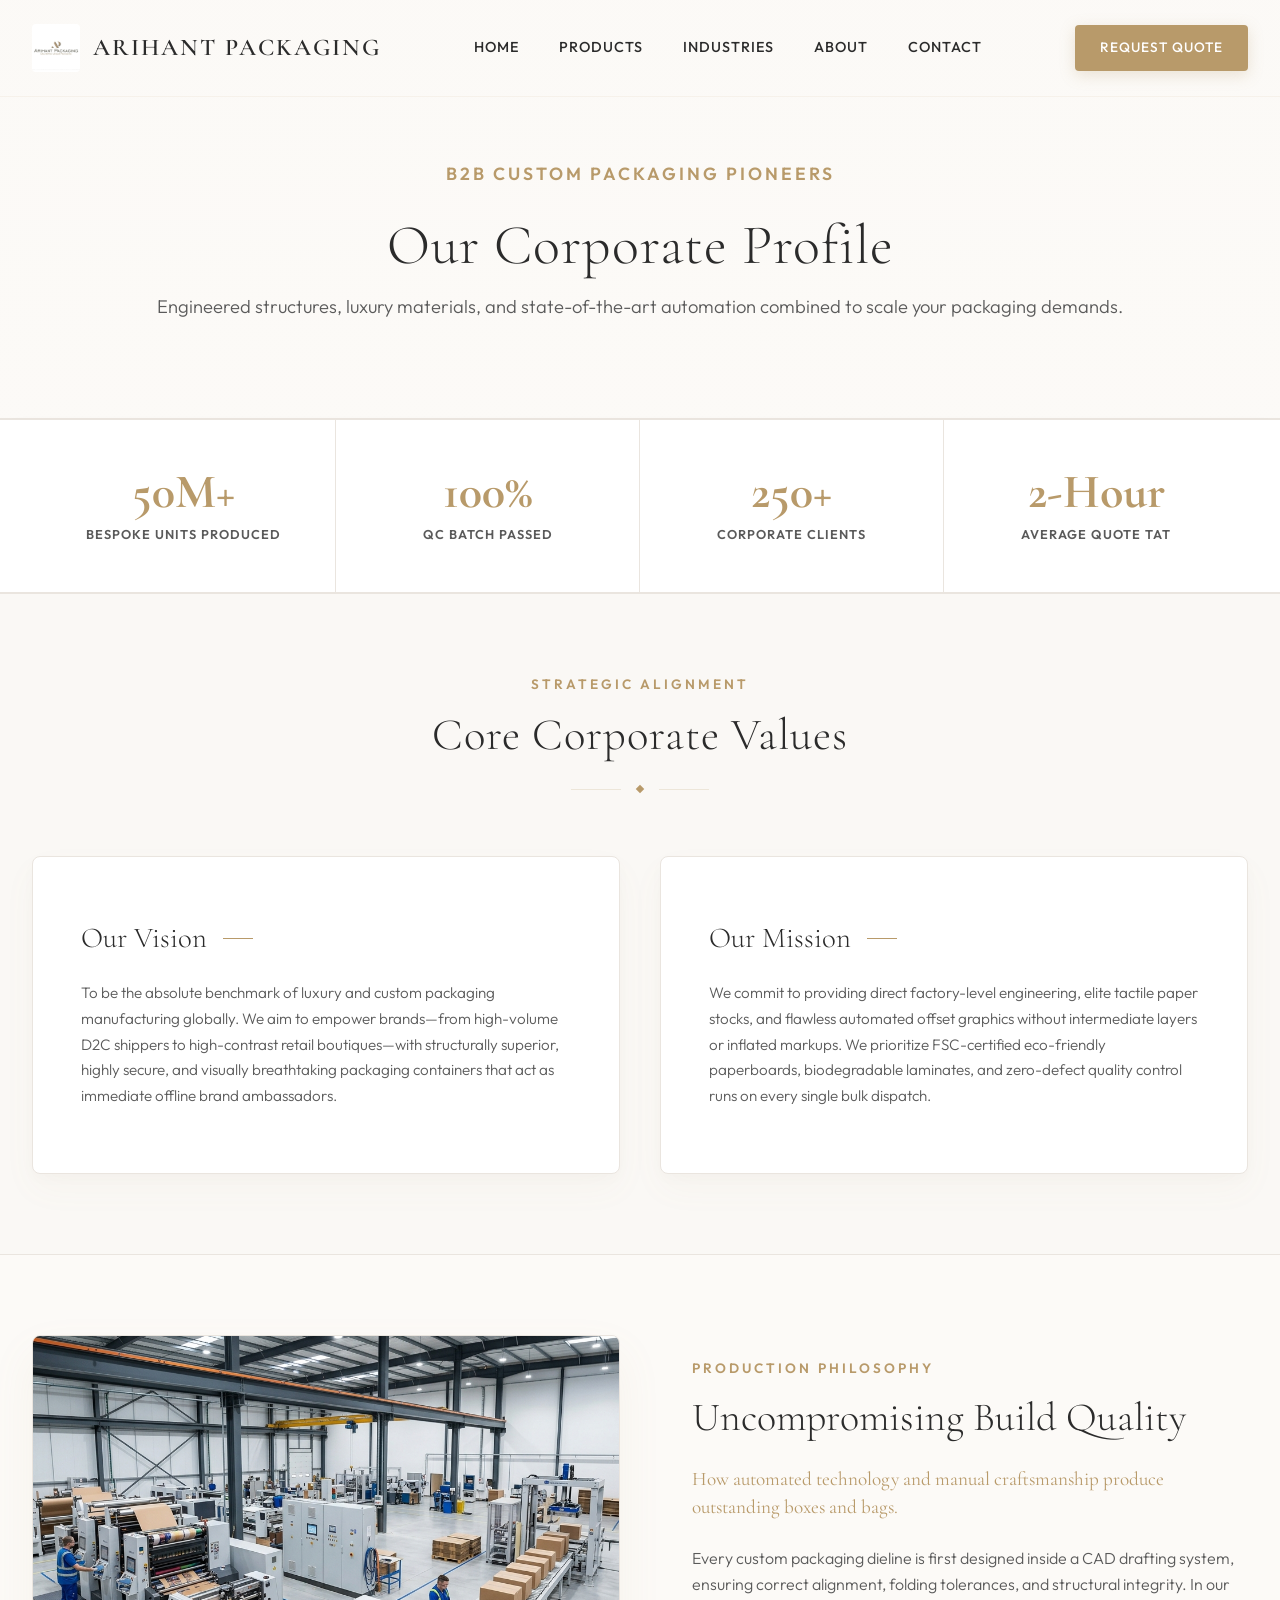
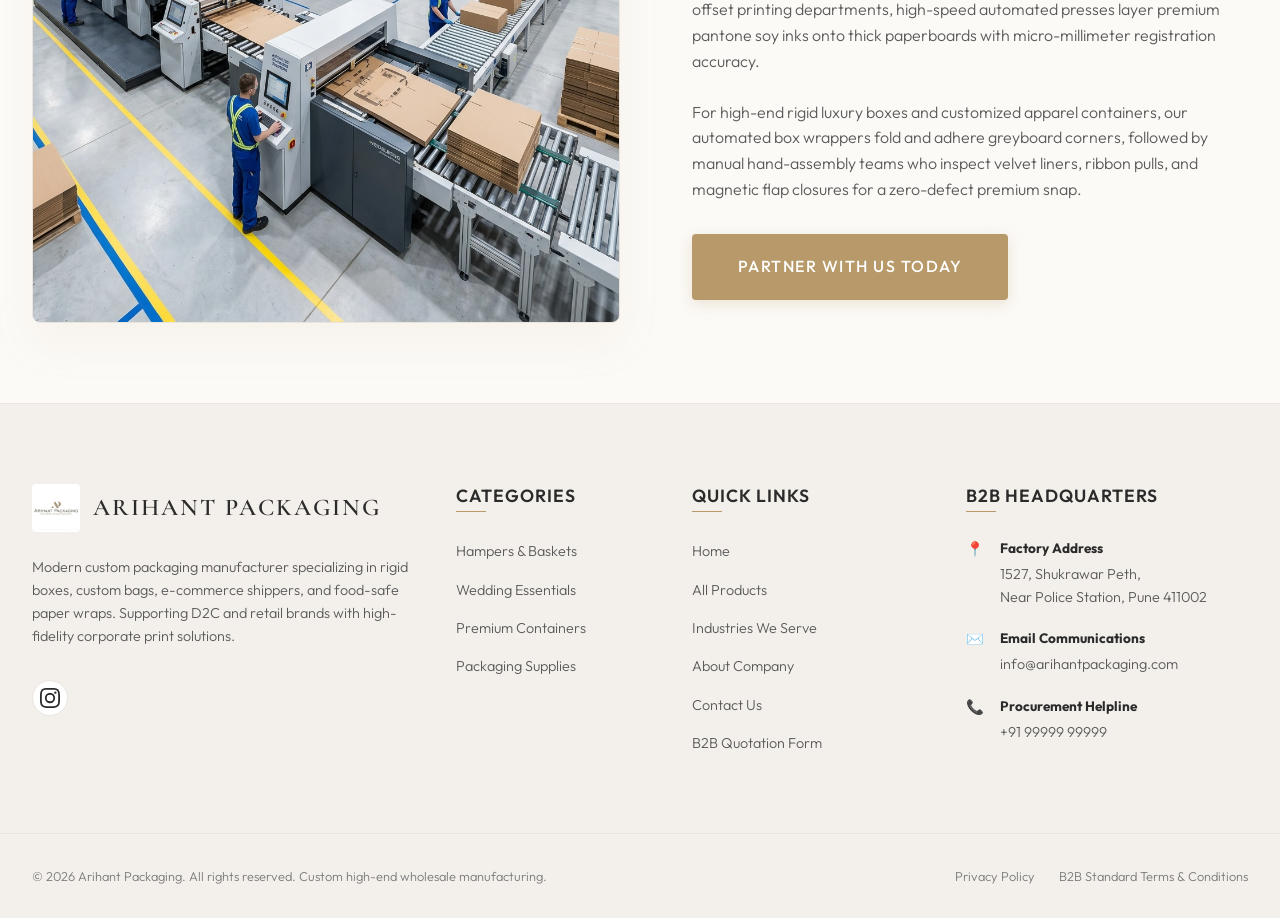
<file: about.html>
<!DOCTYPE html>
<html lang="en">
<head>
    <meta charset="UTF-8">
    <meta name="viewport" content="width=device-width, initial-scale=1.0">
    <title>About Us | Corporate Profile & Facility | Arihant Packaging</title>
    <meta name="description" content="Learn about Arihant Packaging's custom manufacturing history, automated facility floor, sustainability pledge, and packaging structure engineering.">
    <!-- CSS stylesheet -->
    <link rel="stylesheet" href="assets/css/style.css">
</head>
<body>

    <!-- --- PREMIUM NAVIGATION BAR --- -->
    <header class="header-main header-scrolled">
        <div class="container header-container">
            <a href="index.html" class="logo-wrapper">
                <img src="assets/images/logo.jpg" alt="Arihant Packaging Logo" class="logo-img">
                <span class="logo-text">ARIHANT PACKAGING</span>
            </a>
            
            <nav class="nav-menu">
                <a href="index.html" class="nav-link">Home</a>
                <a href="products.html" class="nav-link">Products</a>
                <a href="index.html#industries" class="nav-link">Industries</a>
                <a href="about.html" class="nav-link active">About</a>
                <a href="contact.html" class="nav-link">Contact</a>
            </nav>

            <div class="header-cta">
                <a href="quote.html" class="btn btn-gold btn-sm">Request Quote</a>
            </div>

            <div class="menu-toggle" id="mobile-menu-toggle">
                <span></span>
                <span></span>
                <span></span>
            </div>
        </div>
    </header>

    <!-- --- PAGE INTRO BANNER --- -->
    <section class="page-intro about-hero text-center">
        <div class="container reveal-up in-view">
            <span class="hero-tagline" style="color: var(--gold);">B2B Custom Packaging Pioneers</span>
            <h1 class="page-intro-title font-serif">Our Corporate Profile</h1>
            <p class="page-intro-subtitle">Engineered structures, luxury materials, and state-of-the-art automation combined to scale your packaging demands.</p>
        </div>
    </section>

    <!-- --- STATS BANNER --- -->
    <section class="stats-counter-banner">
        <div class="container stats-grid">
            <div class="stat-item-box reveal-up in-view">
                <div class="stat-number">50M+</div>
                <div class="stat-label">Bespoke Units Produced</div>
            </div>
            <div class="stat-item-box reveal-up in-view" style="animation-delay: 0.1s;">
                <div class="stat-number">100%</div>
                <div class="stat-label">QC Batch Passed</div>
            </div>
            <div class="stat-item-box reveal-up in-view" style="animation-delay: 0.2s;">
                <div class="stat-number">250+</div>
                <div class="stat-label">Corporate Clients</div>
            </div>
            <div class="stat-item-box reveal-up in-view" style="animation-delay: 0.3s;">
                <div class="stat-number">2-Hour</div>
                <div class="stat-label">Average Quote TAT</div>
            </div>
        </div>
    </section>

    <!-- --- VISION & MISSION --- -->
    <section class="py-5 bg-light-grey">
        <div class="container">
            <div class="section-header text-center reveal-up">
                <span class="section-tag">Strategic Alignment</span>
                <h2 class="section-title font-serif">Core Corporate Values</h2>
                <div class="section-divider">
                    <div class="line"></div>
                    <div class="diamond"></div>
                    <div class="line"></div>
                </div>
            </div>

            <div class="grid-2 vision-mission-grid">
                <!-- Vision -->
                <div class="vision-card reveal-left">
                    <h3 class="vision-card-title font-serif">
                        Our Vision <span class="line-gold"></span>
                    </h3>
                    <p class="vision-card-desc">To be the absolute benchmark of luxury and custom packaging manufacturing globally. We aim to empower brands—from high-volume D2C shippers to high-contrast retail boutiques—with structurally superior, highly secure, and visually breathtaking packaging containers that act as immediate offline brand ambassadors.</p>
                </div>

                <!-- Mission -->
                <div class="vision-card reveal-right">
                    <h3 class="vision-card-title font-serif">
                        Our Mission <span class="line-gold"></span>
                    </h3>
                    <p class="vision-card-desc">We commit to providing direct factory-level engineering, elite tactile paper stocks, and flawless automated offset graphics without intermediate layers or inflated markups. We prioritize FSC-certified eco-friendly paperboards, biodegradable laminates, and zero-defect quality control runs on every single bulk dispatch.</p>
                </div>
            </div>
        </div>
    </section>

    <!-- --- MANUFACTURING FACILITY PHILOSOPHY --- -->
    <section class="py-5" id="facility-detail">
        <div class="container">
            <div class="grid-2 about-intro-grid">
                <div class="facility-showcase-wrapper reveal-left">
                    <img src="assets/images/packaging-facility.jpg" alt="Arihant Manufacturing Machinery floor" class="facility-img" loading="lazy">
                </div>

                <div class="about-intro-text reveal-right" style="padding-right: 0; padding-left: 2rem;">
                    <span class="section-tag">Production Philosophy</span>
                    <h2 class="about-intro-title font-serif">Uncompromising Build Quality</h2>
                    <p class="about-intro-highlight">How automated technology and manual craftsmanship produce outstanding boxes and bags.</p>
                    <p class="about-intro-para">Every custom packaging dieline is first designed inside a CAD drafting system, ensuring correct alignment, folding tolerances, and structural integrity. In our offset printing departments, high-speed automated presses layer premium pantone soy inks onto thick paperboards with micro-millimeter registration accuracy.<br><br>For high-end rigid luxury boxes and customized apparel containers, our automated box wrappers fold and adhere greyboard corners, followed by manual hand-assembly teams who inspect velvet liners, ribbon pulls, and magnetic flap closures for a zero-defect premium snap.</p>
                    <a href="quote.html" class="btn btn-gold btn-lg">Partner With Us Today</a>
                </div>
            </div>
        </div>
    </section>

    <!-- --- FOOTER --- -->
    <footer class="footer-main">
        <div class="container footer-grid">
            <div class="footer-column-logo">
                <a href="index.html" class="logo-wrapper">
                    <img src="assets/images/logo.jpg" alt="Arihant Packaging Logo" class="logo-img">
                    <span class="logo-text">ARIHANT PACKAGING</span>
                </a>
                <p class="footer-about-text">Modern custom packaging manufacturer specializing in rigid boxes, custom bags, e-commerce shippers, and food-safe paper wraps. Supporting D2C and retail brands with high-fidelity corporate print solutions.</p>
                <div class="social-links">
                    <a href="https://www.instagram.com/arihantpackaging_/?hl=en" target="_blank" class="social-icon" aria-label="Instagram">
                        <svg width="20" height="20" viewBox="0 0 24 24" fill="currentColor"><path d="M12 2.163c3.204 0 3.584.012 4.85.07 3.252.148 4.771 1.691 4.919 4.919.058 1.265.069 1.645.069 4.849 0 3.205-.012 3.584-.069 4.849-.149 3.225-1.664 4.771-4.919 4.919-1.266.058-1.644.07-4.85.07-3.204 0-3.584-.012-4.849-.07-3.26-.149-4.771-1.699-4.919-4.92-.058-1.265-.07-1.644-.07-4.849 0-3.204.013-3.583.07-4.849.149-3.227 1.664-4.771 4.919-4.919 1.266-.057 1.645-.069 4.849-.069zM12 0C8.741 0 8.333.014 7.053.072 2.695.272.273 2.69.073 7.051.014 8.333 0 8.741 0 12c0 3.259.014 3.668.072 4.948.2 4.358 2.618 6.78 6.98 6.98 1.281.058 1.689.072 4.948.072 3.259 0 3.668-.014 4.948-.072 4.354-.2 6.782-2.618 6.979-6.98.059-1.28.073-1.689.073-4.948 0-3.259-.014-3.667-.072-4.947-.196-4.354-2.617-6.78-6.979-6.98C15.668.014 15.259 0 12 0zm0 5.838a6.162 6.162 0 1 0 0 12.324 6.162 6.162 0 0 0 0-12.324zM12 16a4 4 0 1 1 0-8 4 4 0 0 1 0 8zm6.406-11.845a1.44 1.44 0 1 0 0 2.881 1.44 1.44 0 0 0 0-2.881z"/></svg>
                    </a>
                </div>
            </div>

            <div>
                <h4 class="footer-column-title">Categories</h4>
                <ul class="footer-links-list">
                    <li><a href="products.html?category=hampers-baskets">Hampers & Baskets</a></li>
                    <li><a href="products.html?category=wedding-essentials">Wedding Essentials</a></li>
                    <li><a href="products.html?category=premium-containers">Premium Containers</a></li>
                    <li><a href="products.html?category=packaging-supplies">Packaging Supplies</a></li>
                </ul>
            </div>

            <div>
                <h4 class="footer-column-title">Quick Links</h4>
                <ul class="footer-links-list">
                    <li><a href="index.html">Home</a></li>
                    <li><a href="products.html">All Products</a></li>
                    <li><a href="index.html#industries">Industries We Serve</a></li>
                    <li><a href="about.html">About Company</a></li>
                    <li><a href="contact.html">Contact Us</a></li>
                    <li><a href="quote.html">B2B Quotation Form</a></li>
                </ul>
            </div>

            <div>
                <h4 class="footer-column-title">B2B Headquarters</h4>
                <div class="footer-contact-item">
                    <span class="contact-icon">📍</span>
                    <div class="contact-text">
                        <strong>Factory Address</strong>
                        1527, Shukrawar Peth,<br>Near Police Station, Pune 411002
                    </div>
                </div>
                <div class="footer-contact-item">
                    <span class="contact-icon">✉️</span>
                    <div class="contact-text">
                        <strong>Email Communications</strong>
                        <a href="mailto:info@arihantpackaging.com">info@arihantpackaging.com</a>
                    </div>
                </div>
                <div class="footer-contact-item">
                    <span class="contact-icon">📞</span>
                    <div class="contact-text">
                        <strong>Procurement Helpline</strong>
                        <a href="tel:+919999999999">+91 99999 99999</a>
                    </div>
                </div>
            </div>
        </div>

        <div class="container footer-bottom">
            <p>&copy; 2026 Arihant Packaging. All rights reserved. Custom high-end wholesale manufacturing.</p>
            <div class="footer-bottom-links">
                <a href="#">Privacy Policy</a>
                <a href="#">B2B Standard Terms & Conditions</a>
            </div>
        </div>
    </footer>

    <!-- --- JS SCRIPTS --- -->
    <script src="assets/js/products-data.js"></script>
    <script src="assets/js/main.js"></script>
</body>
</html>
</file>
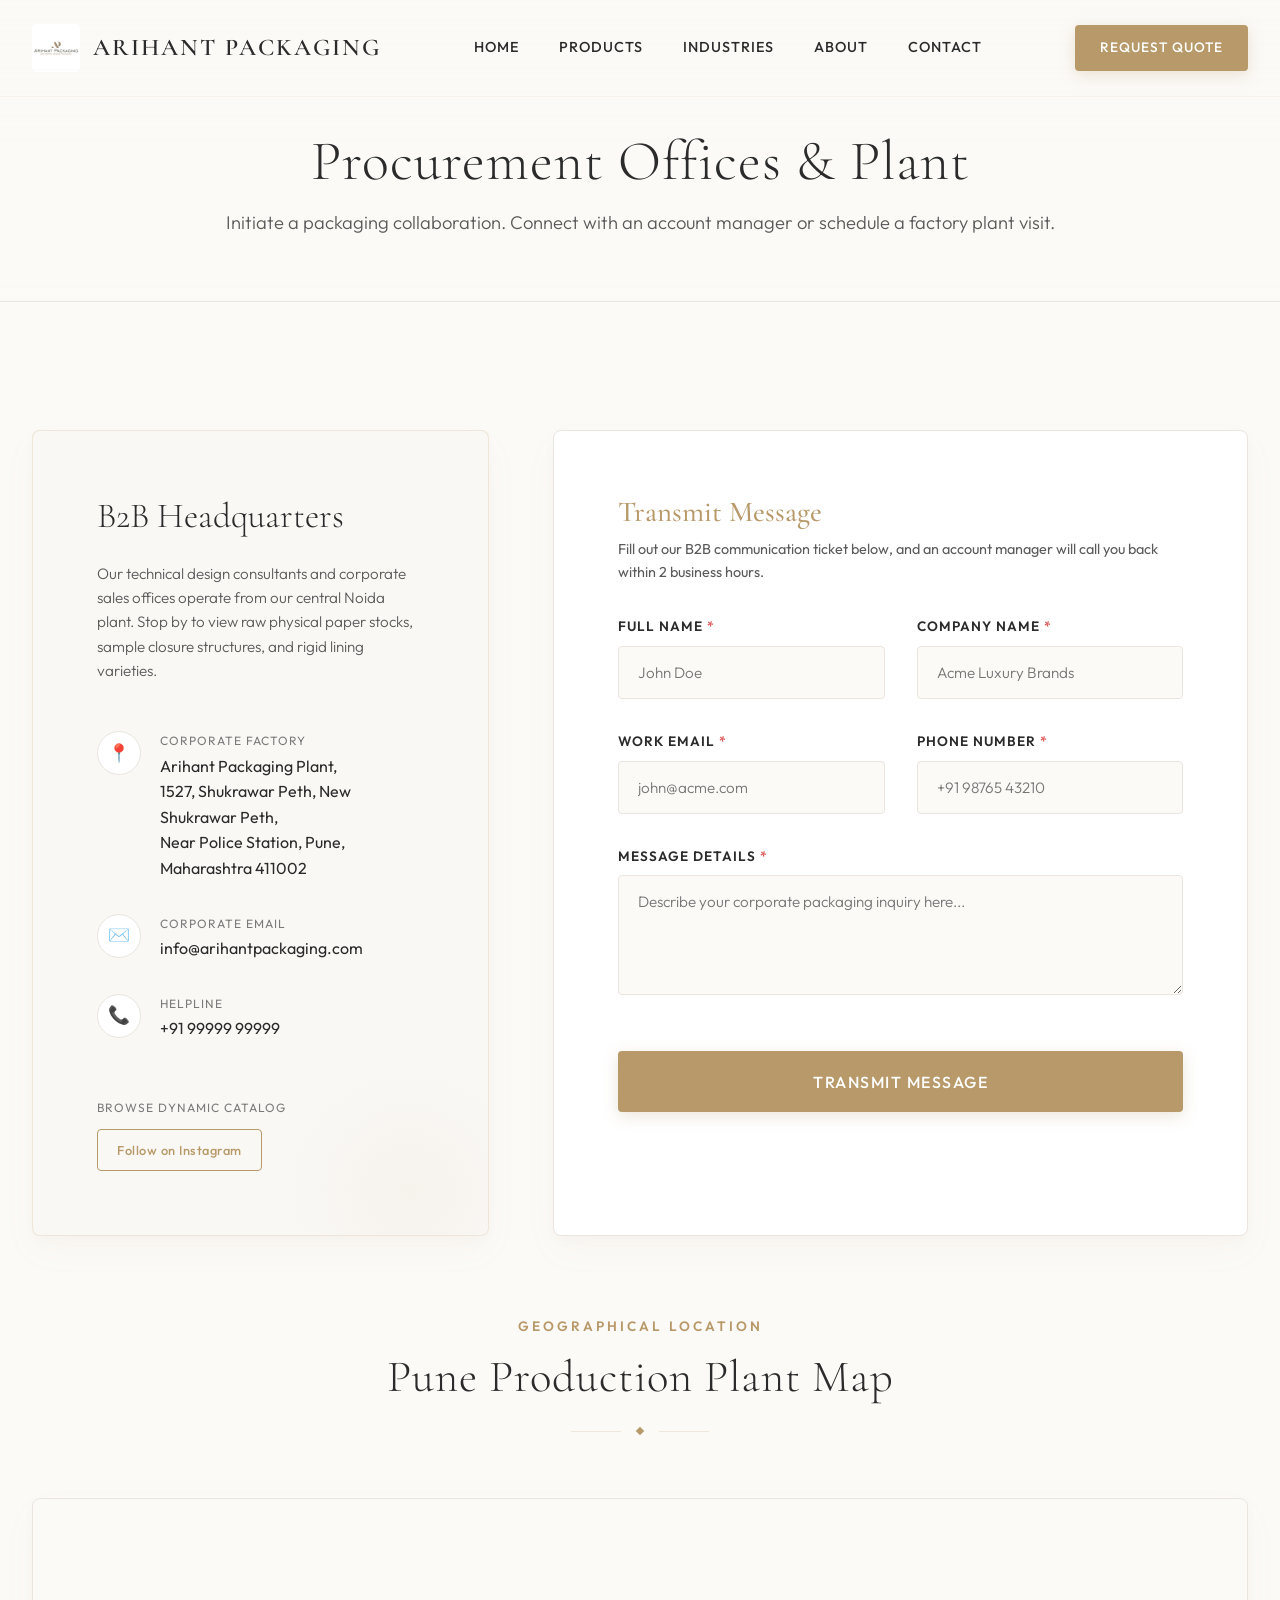
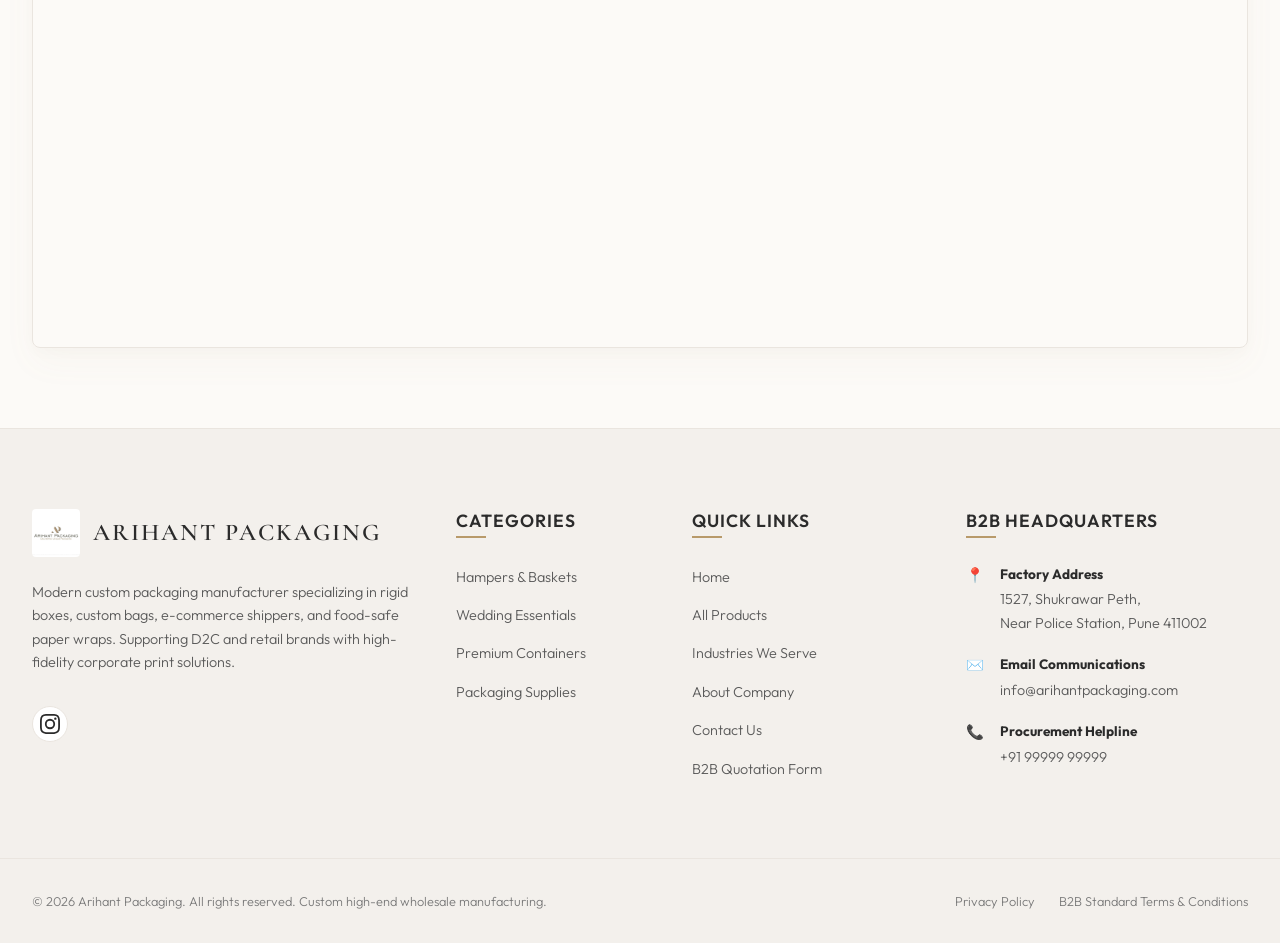
<file: contact.html>
<!DOCTYPE html>
<html lang="en">
<head>
    <meta charset="UTF-8">
    <meta name="viewport" content="width=device-width, initial-scale=1.0">
    <title>Contact Us | B2B Procurement Office | Arihant Packaging</title>
    <meta name="description" content="Reach the Arihant Packaging procurement office. Submit bulk order inquiries, request sample checks, or locate our Noida Industrial Area manufacturing plant.">
    <!-- CSS stylesheet -->
    <link rel="stylesheet" href="assets/css/style.css">
</head>
<body>

    <!-- --- PREMIUM NAVIGATION BAR --- -->
    <header class="header-main header-scrolled">
        <div class="container header-container">
            <a href="index.html" class="logo-wrapper">
                <img src="assets/images/logo.jpg" alt="Arihant Packaging Logo" class="logo-img">
                <span class="logo-text">ARIHANT PACKAGING</span>
            </a>
            
            <nav class="nav-menu">
                <a href="index.html" class="nav-link">Home</a>
                <a href="products.html" class="nav-link">Products</a>
                <a href="index.html#industries" class="nav-link">Industries</a>
                <a href="about.html" class="nav-link">About</a>
                <a href="contact.html" class="nav-link active">Contact</a>
            </nav>

            <div class="header-cta">
                <a href="quote.html" class="btn btn-gold btn-sm">Request Quote</a>
            </div>

            <div class="menu-toggle" id="mobile-menu-toggle">
                <span></span>
                <span></span>
                <span></span>
            </div>
        </div>
    </header>

    <!-- --- PAGE INTRO BANNER --- -->
    <section class="page-intro text-center">
        <div class="container reveal-up in-view">
            <h1 class="page-intro-title font-serif">Procurement Offices & Plant</h1>
            <p class="page-intro-subtitle">Initiate a packaging collaboration. Connect with an account manager or schedule a factory plant visit.</p>
        </div>
    </section>

    <!-- --- MAIN CONTACT BLOCK --- -->
    <main class="py-5">
        <div class="container">
            <div class="contact-grid">
                <!-- Left: Info panel -->
                <div class="contact-info-panel reveal-left in-view">
                    <h2 class="contact-info-title font-serif">B2B Headquarters</h2>
                    <p class="contact-info-desc">Our technical design consultants and corporate sales offices operate from our central Noida plant. Stop by to view raw physical paper stocks, sample closure structures, and rigid lining varieties.</p>
                    
                    <div class="contact-channels-list">
                        <!-- Location -->
                        <div class="contact-channel-item">
                            <span class="c-icon-box">📍</span>
                            <div>
                                <span class="c-text-label">Corporate Factory</span>
                                <span class="c-text-value">Arihant Packaging Plant,<br>1527, Shukrawar Peth, New Shukrawar Peth,<br>Near Police Station, Pune, Maharashtra 411002</span>
                            </div>
                        </div>

                        <!-- Email -->
                        <div class="contact-channel-item">
                            <span class="c-icon-box">✉️</span>
                            <div>
                                <span class="c-text-label">Corporate Email</span>
                                <span class="c-text-value"><a href="mailto:info@arihantpackaging.com">info@arihantpackaging.com</a></span>
                            </div>
                        </div>

                        <!-- Phone -->
                        <div class="contact-channel-item">
                            <span class="c-icon-box">📞</span>
                            <div>
                                <span class="c-text-label">Helpline</span>
                                <span class="c-text-value"><a href="tel:+919999999999">+91 99999 99999</a></span>
                            </div>
                        </div>
                    </div>

                    <div class="social-block">
                        <span class="c-text-label" style="margin-bottom: 0.8rem;">Browse Dynamic Catalog</span>
                        <a href="https://www.instagram.com/arihantpackaging_/?hl=en" target="_blank" class="btn btn-outline btn-light btn-sm" style="border-radius: var(--border-radius-sm); letter-spacing: 0.5px; text-transform: none;">
                            Follow on Instagram
                        </a>
                    </div>
                </div>

                <!-- Right: Contact Form -->
                <div class="contact-form-wrapper reveal-right in-view">
                    <h3 class="font-serif text-gold" style="font-size: 1.8rem; margin-bottom: 0.5rem;">Transmit Message</h3>
                    <p class="text-muted mb-4" style="font-size: 0.9rem; margin-bottom: 2rem;">Fill out our B2B communication ticket below, and an account manager will call you back within 2 business hours.</p>
                    
                    <form id="b2b-contact-form" class="form-grid">
                        <div class="form-group">
                            <label for="contact-name" class="form-label">Full Name <span>*</span></label>
                            <input type="text" id="contact-name" class="form-control" placeholder="John Doe" required autocomplete="name">
                        </div>

                        <div class="form-group">
                            <label for="contact-company" class="form-label">Company Name <span>*</span></label>
                            <input type="text" id="contact-company" class="form-control" placeholder="Acme Luxury Brands" required autocomplete="organization">
                        </div>

                        <div class="form-group">
                            <label for="contact-email" class="form-label">Work Email <span>*</span></label>
                            <input type="email" id="contact-email" class="form-control" placeholder="john@acme.com" required autocomplete="email">
                        </div>

                        <div class="form-group">
                            <label for="contact-phone" class="form-label">Phone Number <span>*</span></label>
                            <input type="tel" id="contact-phone" class="form-control" placeholder="+91 98765 43210" required autocomplete="tel">
                        </div>

                        <div class="form-group form-full-width">
                            <label for="contact-message" class="form-label">Message Details <span>*</span></label>
                            <textarea id="contact-message" class="form-control" placeholder="Describe your corporate packaging inquiry here..." required></textarea>
                        </div>

                        <div class="form-full-width text-center" style="margin-top: 1.5rem;">
                            <button type="submit" class="btn btn-gold btn-lg" style="width: 100%;">Transmit Message</button>
                        </div>
                    </form>
                </div>
            </div>

            <!-- --- GOOGLE MAPS AREA --- -->
            <div class="map-section reveal-up">
                <div class="section-header text-center">
                    <span class="section-tag">Geographical Location</span>
                    <h3 class="section-title font-serif">Pune Production Plant Map</h3>
                    <div class="section-divider">
                        <div class="line"></div>
                        <div class="diamond"></div>
                        <div class="line"></div>
                    </div>
                </div>

                <div class="map-wrapper mt-3">
                    <!-- Standard high-end google maps iframe representing Pune Shukrawar Peth -->
                    <iframe class="map-placeholder-iframe" src="https://www.google.com/maps/embed?pb=!1m18!1m12!1m3!1d3783.3768407421377!2d73.8564293!3d18.5121404!2m3!1f0!2f0!3f0!3m2!1i1024!2i768!4f13.1!3m3!1m2!1s0x3bc2c069752e259b%3A0xa19c1e7a5c54e0ad!2sShukrawar%20Peth%2C%20Pune%2C%20Maharashtra%20411002!5e0!3m2!1sen!2sin!4v1717250000000!5m2!1sen!2sin" allowfullscreen="" loading="lazy" referrerpolicy="no-referrer-when-downgrade"></iframe>
                </div>
            </div>
        </div>
    </main>

    <!-- --- FOOTER --- -->
    <footer class="footer-main">
        <div class="container footer-grid">
            <div class="footer-column-logo">
                <a href="index.html" class="logo-wrapper">
                    <img src="assets/images/logo.jpg" alt="Arihant Packaging Logo" class="logo-img">
                    <span class="logo-text">ARIHANT PACKAGING</span>
                </a>
                <p class="footer-about-text">Modern custom packaging manufacturer specializing in rigid boxes, custom bags, e-commerce shippers, and food-safe paper wraps. Supporting D2C and retail brands with high-fidelity corporate print solutions.</p>
                <div class="social-links">
                    <a href="https://www.instagram.com/arihantpackaging_/?hl=en" target="_blank" class="social-icon" aria-label="Instagram">
                        <svg width="20" height="20" viewBox="0 0 24 24" fill="currentColor"><path d="M12 2.163c3.204 0 3.584.012 4.85.07 3.252.148 4.771 1.691 4.919 4.919.058 1.265.069 1.645.069 4.849 0 3.205-.012 3.584-.069 4.849-.149 3.225-1.664 4.771-4.919 4.919-1.266.058-1.644.07-4.85.07-3.204 0-3.584-.012-4.849-.07-3.26-.149-4.771-1.699-4.919-4.92-.058-1.265-.07-1.644-.07-4.849 0-3.204.013-3.583.07-4.849.149-3.227 1.664-4.771 4.919-4.919 1.266-.057 1.645-.069 4.849-.069zM12 0C8.741 0 8.333.014 7.053.072 2.695.272.273 2.69.073 7.051.014 8.333 0 8.741 0 12c0 3.259.014 3.668.072 4.948.2 4.358 2.618 6.78 6.98 6.98 1.281.058 1.689.072 4.948.072 3.259 0 3.668-.014 4.948-.072 4.354-.2 6.782-2.618 6.979-6.98.059-1.28.073-1.689.073-4.948 0-3.259-.014-3.667-.072-4.947-.196-4.354-2.617-6.78-6.979-6.98C15.668.014 15.259 0 12 0zm0 5.838a6.162 6.162 0 1 0 0 12.324 6.162 6.162 0 0 0 0-12.324zM12 16a4 4 0 1 1 0-8 4 4 0 0 1 0 8zm6.406-11.845a1.44 1.44 0 1 0 0 2.881 1.44 1.44 0 0 0 0-2.881z"/></svg>
                    </a>
                </div>
            </div>

            <div>
                <h4 class="footer-column-title">Categories</h4>
                <ul class="footer-links-list">
                    <li><a href="products.html?category=hampers-baskets">Hampers & Baskets</a></li>
                    <li><a href="products.html?category=wedding-essentials">Wedding Essentials</a></li>
                    <li><a href="products.html?category=premium-containers">Premium Containers</a></li>
                    <li><a href="products.html?category=packaging-supplies">Packaging Supplies</a></li>
                </ul>
            </div>

            <div>
                <h4 class="footer-column-title">Quick Links</h4>
                <ul class="footer-links-list">
                    <li><a href="index.html">Home</a></li>
                    <li><a href="products.html">All Products</a></li>
                    <li><a href="index.html#industries">Industries We Serve</a></li>
                    <li><a href="about.html">About Company</a></li>
                    <li><a href="contact.html">Contact Us</a></li>
                    <li><a href="quote.html">B2B Quotation Form</a></li>
                </ul>
            </div>

            <div>
                <h4 class="footer-column-title">B2B Headquarters</h4>
                <div class="footer-contact-item">
                    <span class="contact-icon">📍</span>
                    <div class="contact-text">
                        <strong>Factory Address</strong>
                        1527, Shukrawar Peth,<br>Near Police Station, Pune 411002
                    </div>
                </div>
                <div class="footer-contact-item">
                    <span class="contact-icon">✉️</span>
                    <div class="contact-text">
                        <strong>Email Communications</strong>
                        <a href="mailto:info@arihantpackaging.com">info@arihantpackaging.com</a>
                    </div>
                </div>
                <div class="footer-contact-item">
                    <span class="contact-icon">📞</span>
                    <div class="contact-text">
                        <strong>Procurement Helpline</strong>
                        <a href="tel:+919999999999">+91 99999 99999</a>
                    </div>
                </div>
            </div>
        </div>

        <div class="container footer-bottom">
            <p>&copy; 2026 Arihant Packaging. All rights reserved. Custom high-end wholesale manufacturing.</p>
            <div class="footer-bottom-links">
                <a href="#">Privacy Policy</a>
                <a href="#">B2B Standard Terms & Conditions</a>
            </div>
        </div>
    </footer>

    <!-- --- JS SCRIPTS --- -->
    <script src="assets/js/products-data.js"></script>
    <script src="assets/js/main.js"></script>
</body>
</html>
</file>
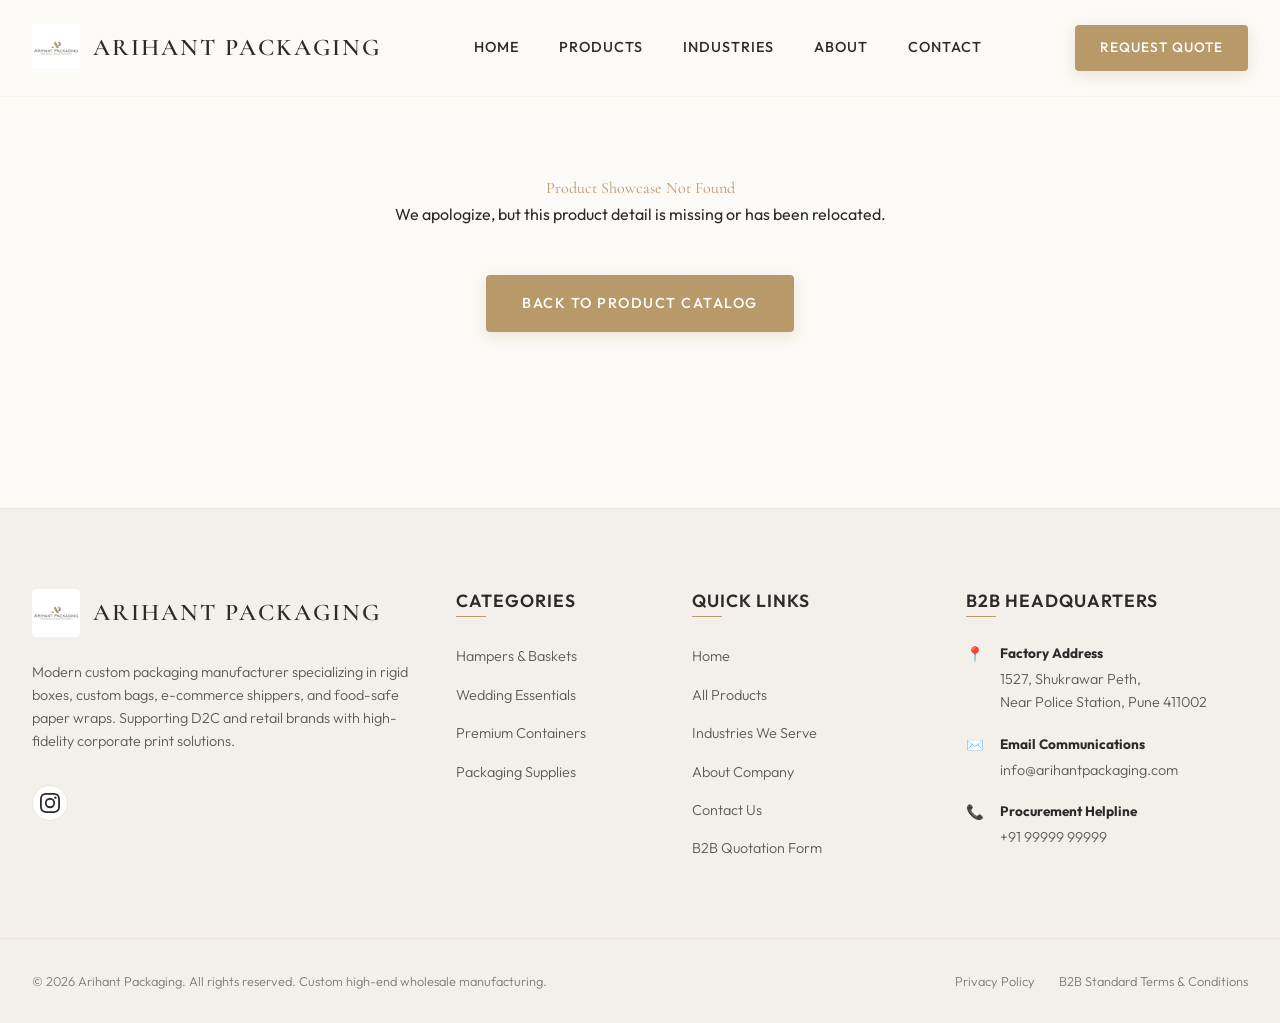
<file: product-detail.html>
<!DOCTYPE html>
<html lang="en">
<head>
    <meta charset="UTF-8">
    <meta name="viewport" content="width=device-width, initial-scale=1.0">
    <title>Bespoke Packaging Detail | Arihant Packaging</title>
    <!-- CSS stylesheet -->
    <link rel="stylesheet" href="assets/css/style.css">
</head>
<body>

    <!-- --- PREMIUM NAVIGATION BAR --- -->
    <header class="header-main header-scrolled">
        <div class="container header-container">
            <a href="index.html" class="logo-wrapper">
                <img src="assets/images/logo.jpg" alt="Arihant Packaging Logo" class="logo-img">
                <span class="logo-text">ARIHANT PACKAGING</span>
            </a>
            
            <nav class="nav-menu">
                <a href="index.html" class="nav-link">Home</a>
                <a href="products.html" class="nav-link">Products</a>
                <a href="index.html#industries" class="nav-link">Industries</a>
                <a href="about.html" class="nav-link">About</a>
                <a href="contact.html" class="nav-link">Contact</a>
            </nav>

            <div class="header-cta">
                <a href="quote.html" class="btn btn-gold btn-sm">Request Quote</a>
            </div>

            <div class="menu-toggle" id="mobile-menu-toggle">
                <span></span>
                <span></span>
                <span></span>
            </div>
        </div>
    </header>

    <!-- --- DYNAMIC CONTAINER --- -->
    <main class="container detail-page-wrapper" id="product-detail-container">
        <!-- The core JavaScript will dynamically inject the entire product details layout here -->
        <div class="text-center py-5">
            <div class="why-icon-box" style="animation: spin 1.5s infinite linear;">✦</div>
            <h2 class="font-serif text-gold mt-4">Retrieving Technical Specifications</h2>
            <p class="text-muted">Loading custom design dimensions and structural parameters...</p>
        </div>
    </main>

    <!-- --- FOOTER --- -->
    <footer class="footer-main">
        <div class="container footer-grid">
            <div class="footer-column-logo">
                <a href="index.html" class="logo-wrapper">
                    <img src="assets/images/logo.jpg" alt="Arihant Packaging Logo" class="logo-img">
                    <span class="logo-text">ARIHANT PACKAGING</span>
                </a>
                <p class="footer-about-text">Modern custom packaging manufacturer specializing in rigid boxes, custom bags, e-commerce shippers, and food-safe paper wraps. Supporting D2C and retail brands with high-fidelity corporate print solutions.</p>
                <div class="social-links">
                    <a href="https://www.instagram.com/arihantpackaging_/?hl=en" target="_blank" class="social-icon" aria-label="Instagram">
                        <svg width="20" height="20" viewBox="0 0 24 24" fill="currentColor"><path d="M12 2.163c3.204 0 3.584.012 4.85.07 3.252.148 4.771 1.691 4.919 4.919.058 1.265.069 1.645.069 4.849 0 3.205-.012 3.584-.069 4.849-.149 3.225-1.664 4.771-4.919 4.919-1.266.058-1.644.07-4.85.07-3.204 0-3.584-.012-4.849-.07-3.26-.149-4.771-1.699-4.919-4.92-.058-1.265-.07-1.644-.07-4.849 0-3.204.013-3.583.07-4.849.149-3.227 1.664-4.771 4.919-4.919 1.266-.057 1.645-.069 4.849-.069zM12 0C8.741 0 8.333.014 7.053.072 2.695.272.273 2.69.073 7.051.014 8.333 0 8.741 0 12c0 3.259.014 3.668.072 4.948.2 4.358 2.618 6.78 6.98 6.98 1.281.058 1.689.072 4.948.072 3.259 0 3.668-.014 4.948-.072 4.354-.2 6.782-2.618 6.979-6.98.059-1.28.073-1.689.073-4.948 0-3.259-.014-3.667-.072-4.947-.196-4.354-2.617-6.78-6.979-6.98C15.668.014 15.259 0 12 0zm0 5.838a6.162 6.162 0 1 0 0 12.324 6.162 6.162 0 0 0 0-12.324zM12 16a4 4 0 1 1 0-8 4 4 0 0 1 0 8zm6.406-11.845a1.44 1.44 0 1 0 0 2.881 1.44 1.44 0 0 0 0-2.881z"/></svg>
                    </a>
                </div>
            </div>

            <div>
                <h4 class="footer-column-title">Categories</h4>
                <ul class="footer-links-list">
                    <li><a href="products.html?category=hampers-baskets">Hampers & Baskets</a></li>
                    <li><a href="products.html?category=wedding-essentials">Wedding Essentials</a></li>
                    <li><a href="products.html?category=premium-containers">Premium Containers</a></li>
                    <li><a href="products.html?category=packaging-supplies">Packaging Supplies</a></li>
                </ul>
            </div>

            <div>
                <h4 class="footer-column-title">Quick Links</h4>
                <ul class="footer-links-list">
                    <li><a href="index.html">Home</a></li>
                    <li><a href="products.html">All Products</a></li>
                    <li><a href="index.html#industries">Industries We Serve</a></li>
                    <li><a href="about.html">About Company</a></li>
                    <li><a href="contact.html">Contact Us</a></li>
                    <li><a href="quote.html">B2B Quotation Form</a></li>
                </ul>
            </div>

            <div>
                <h4 class="footer-column-title">B2B Headquarters</h4>
                <div class="footer-contact-item">
                    <span class="contact-icon">📍</span>
                    <div class="contact-text">
                        <strong>Factory Address</strong>
                        1527, Shukrawar Peth,<br>Near Police Station, Pune 411002
                    </div>
                </div>
                <div class="footer-contact-item">
                    <span class="contact-icon">✉️</span>
                    <div class="contact-text">
                        <strong>Email Communications</strong>
                        <a href="mailto:info@arihantpackaging.com">info@arihantpackaging.com</a>
                    </div>
                </div>
                <div class="footer-contact-item">
                    <span class="contact-icon">📞</span>
                    <div class="contact-text">
                        <strong>Procurement Helpline</strong>
                        <a href="tel:+919999999999">+91 99999 99999</a>
                    </div>
                </div>
            </div>
        </div>

        <div class="container footer-bottom">
            <p>&copy; 2026 Arihant Packaging. All rights reserved. Custom high-end wholesale manufacturing.</p>
            <div class="footer-bottom-links">
                <a href="#">Privacy Policy</a>
                <a href="#">B2B Standard Terms & Conditions</a>
            </div>
        </div>
    </footer>

    <!-- --- JS SCRIPTS --- -->
    <script src="assets/js/products-data.js"></script>
    <script src="assets/js/main.js"></script>
</body>
</html>
</file>
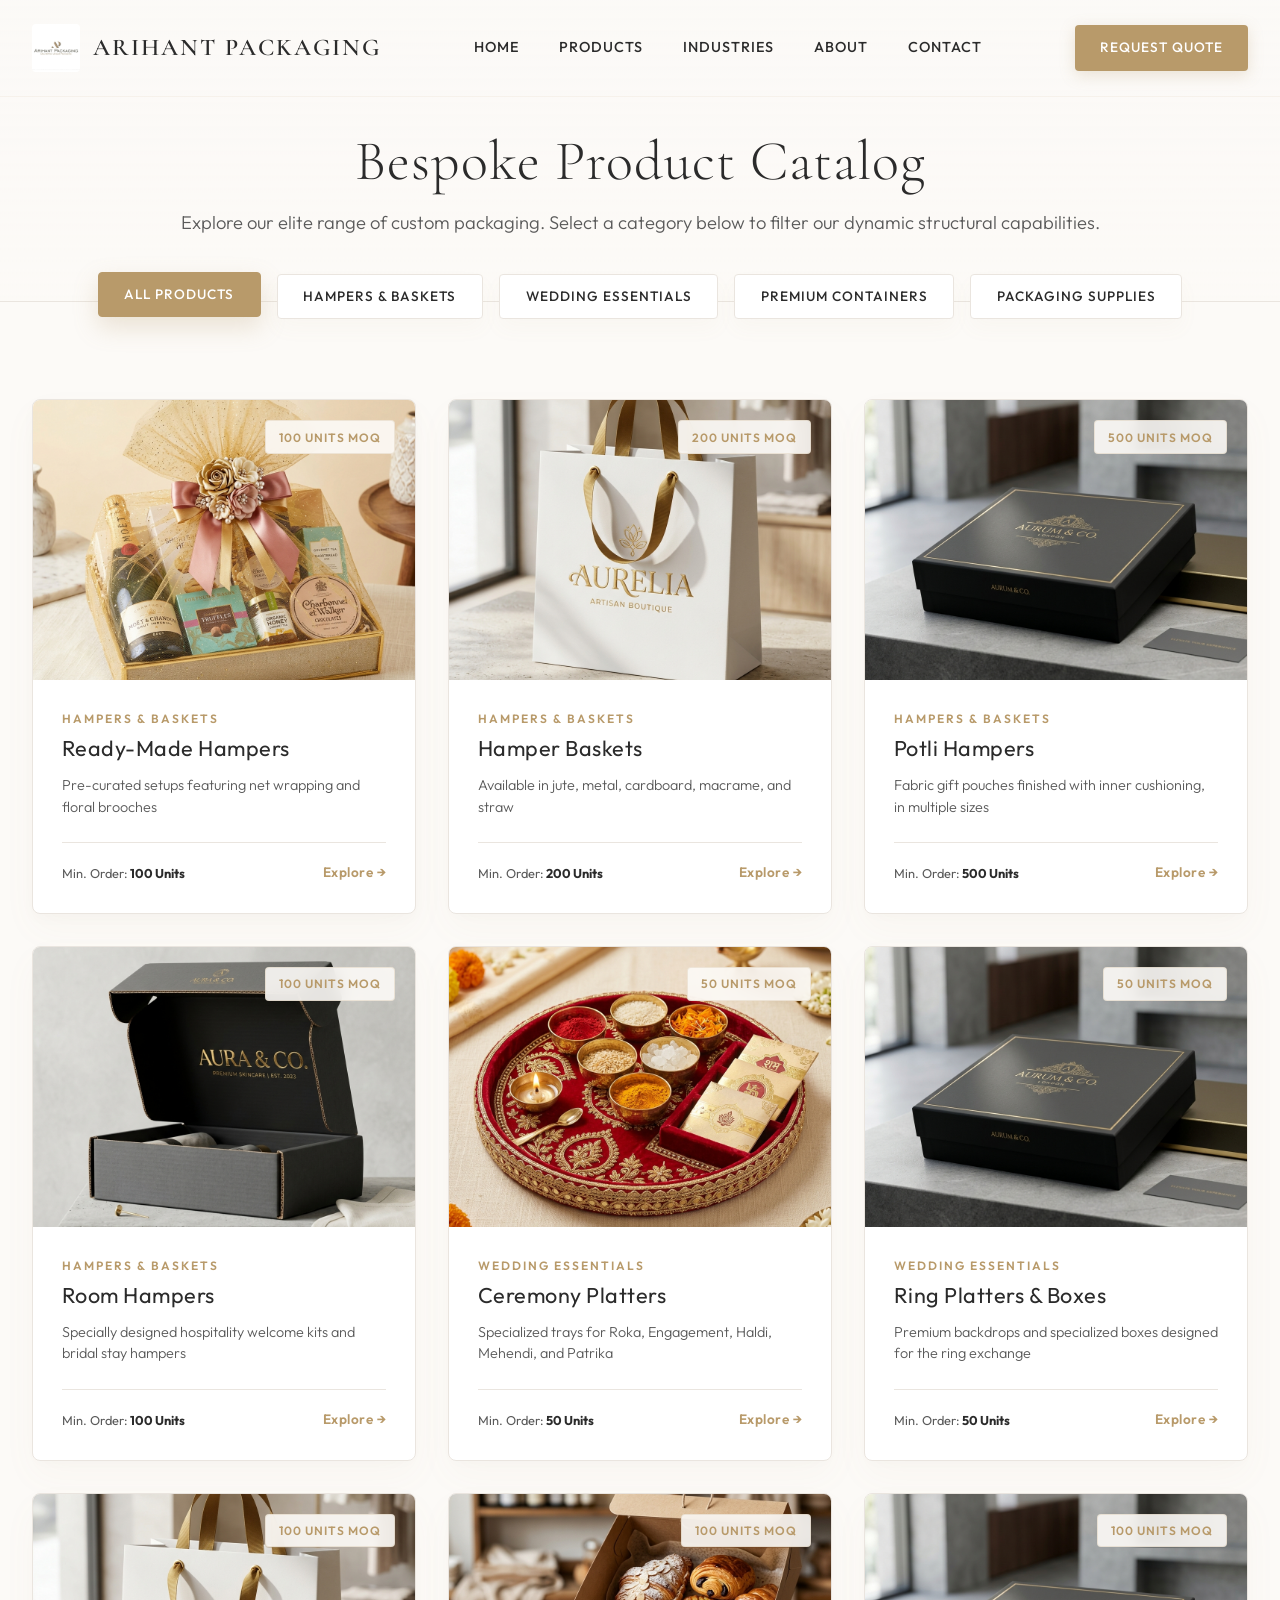
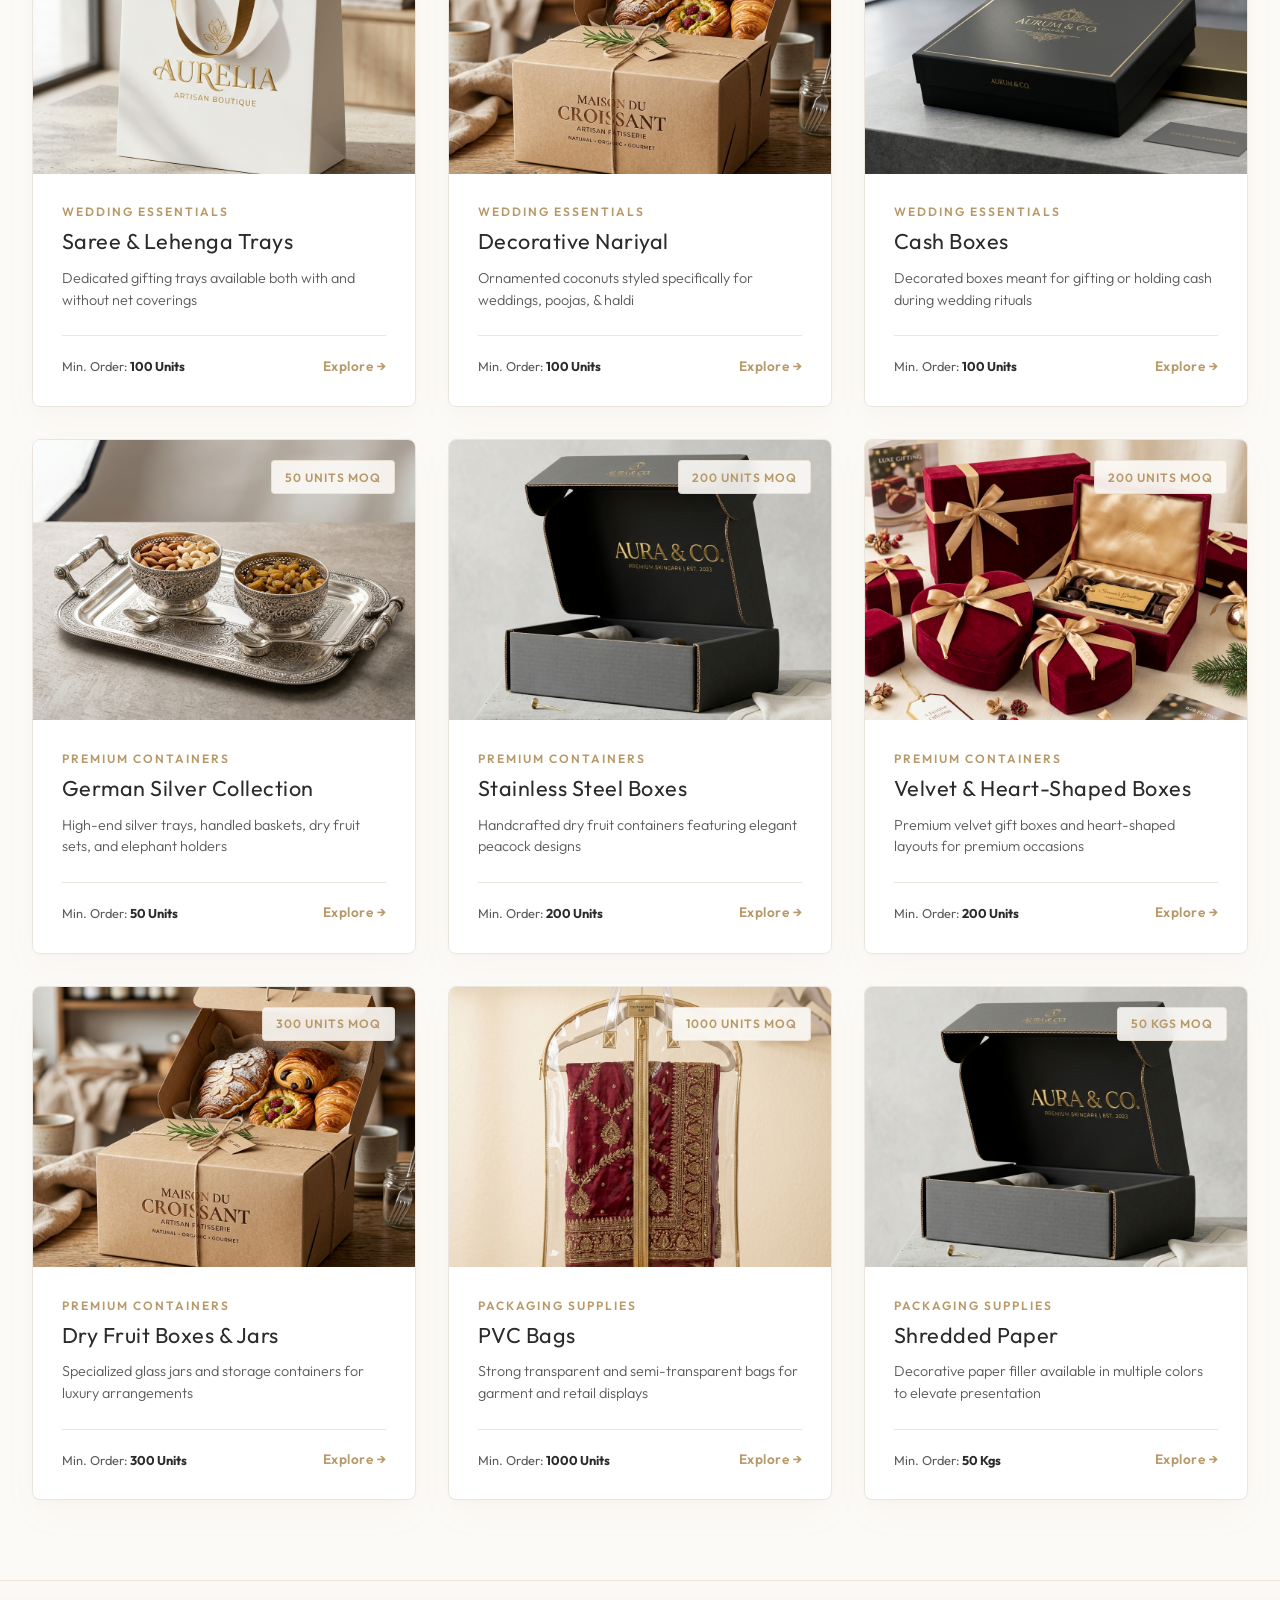
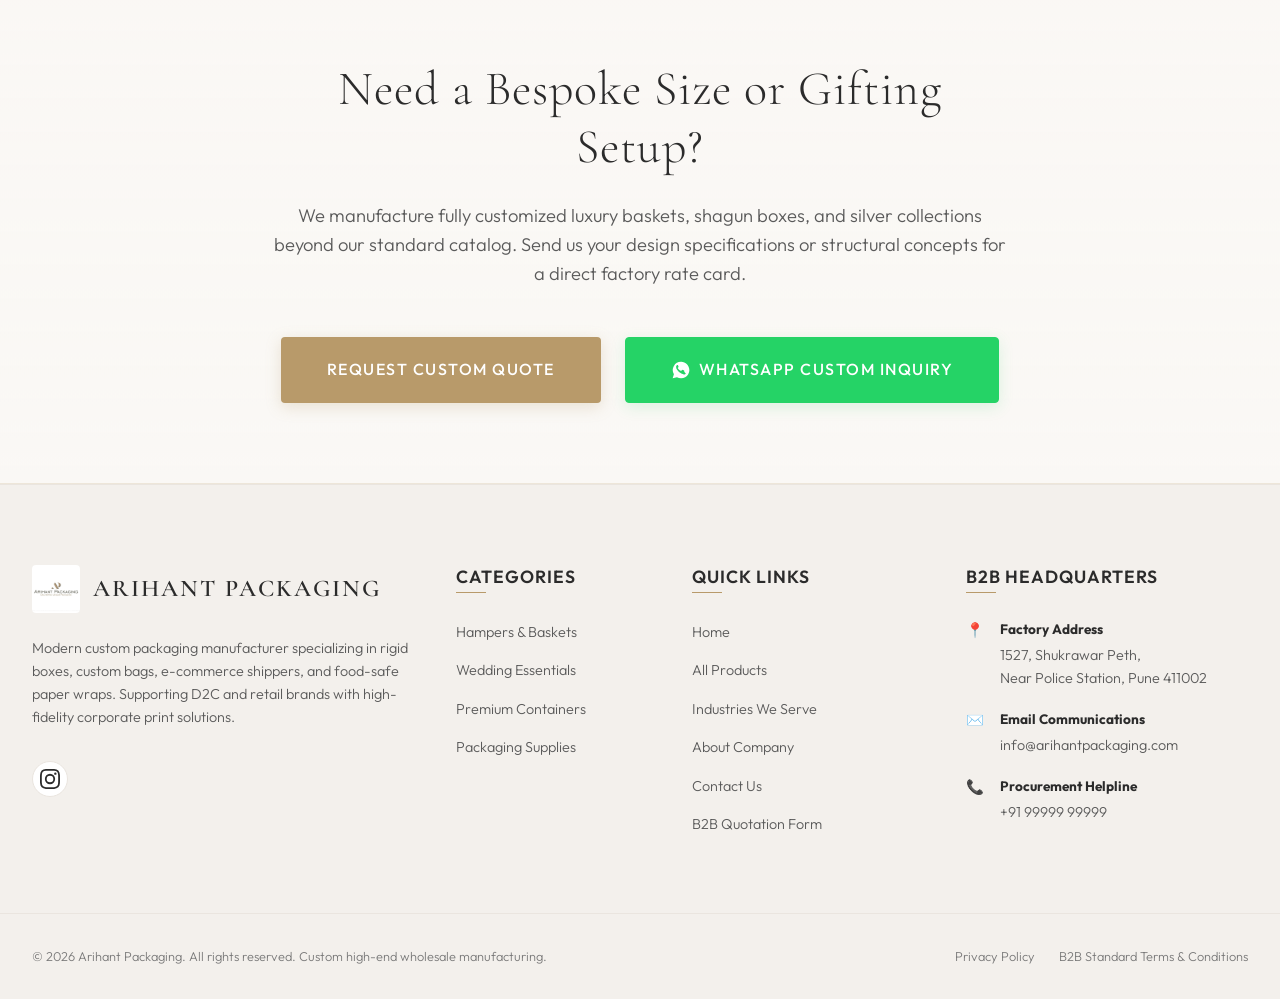
<file: products.html>
<!DOCTYPE html>
<html lang="en">
<head>
    <meta charset="UTF-8">
    <meta name="viewport" content="width=device-width, initial-scale=1.0">
    <title>Bespoke Gift Packaging Catalog | B2B Wholesale | Arihant Packaging</title>
    <meta name="description" content="Explore Arihant Packaging's catalog of pre-curated ready-made hampers, wedding ceremony essentials, German silver sets, velvet boxes, PVC garment bags, and shredded paper.">
    <!-- CSS stylesheet -->
    <link rel="stylesheet" href="assets/css/style.css">
</head>
<body>

    <!-- --- PREMIUM NAVIGATION BAR --- -->
    <header class="header-main header-scrolled">
        <div class="container header-container">
            <a href="index.html" class="logo-wrapper">
                <img src="assets/images/logo.jpg" alt="Arihant Packaging Logo" class="logo-img">
                <span class="logo-text">ARIHANT PACKAGING</span>
            </a>
            
            <nav class="nav-menu">
                <a href="index.html" class="nav-link">Home</a>
                <a href="products.html" class="nav-link active">Products</a>
                <a href="index.html#industries" class="nav-link">Industries</a>
                <a href="about.html" class="nav-link">About</a>
                <a href="contact.html" class="nav-link">Contact</a>
            </nav>

            <div class="header-cta">
                <a href="quote.html" class="btn btn-gold btn-sm">Request Quote</a>
            </div>

            <div class="menu-toggle" id="mobile-menu-toggle">
                <span></span>
                <span></span>
                <span></span>
            </div>
        </div>
    </header>

    <!-- --- PAGE INTRO BANNER --- -->
    <section class="page-intro text-center">
        <div class="container reveal-up in-view">
            <h1 class="page-intro-title font-serif">Bespoke Product Catalog</h1>
            <p class="page-intro-subtitle">Explore our elite range of custom packaging. Select a category below to filter our dynamic structural capabilities.</p>
        </div>
    </section>

    <!-- --- CATEGORY FILTER TABS BAR --- -->
    <div class="container filter-tabs-wrapper reveal-up in-view">
        <button class="filter-tab active" data-category="all">All Products</button>
        <button class="filter-tab" data-category="hampers-baskets">Hampers & Baskets</button>
        <button class="filter-tab" data-category="wedding-essentials">Wedding Essentials</button>
        <button class="filter-tab" data-category="premium-containers">Premium Containers</button>
        <button class="filter-tab" data-category="packaging-supplies">Packaging Supplies</button>
    </div>

    <!-- --- DYNAMIC PRODUCT GRID --- -->
    <main class="py-5">
        <div class="container">
            <div class="grid-3" id="product-grid">
                <!-- Javascript will dynamically inject the product cards here from products-data.js -->
            </div>
        </div>
    </main>

    <!-- --- CALL TO ACTION BANNER --- -->
    <section class="py-5 bg-dark cta-banner reveal-fade">
        <div class="container cta-content">
            <h2 class="cta-title font-serif">Need a Bespoke Size or Gifting Setup?</h2>
            <p class="cta-desc">We manufacture fully customized luxury baskets, shagun boxes, and silver collections beyond our standard catalog. Send us your design specifications or structural concepts for a direct factory rate card.</p>
            <div class="cta-actions">
                <a href="quote.html" class="btn btn-gold btn-lg">Request Custom Quote</a>
                <a href="https://wa.me/919999999999?text=Hi,%20I%20am%20interested%20in%20creating%20custom%20sized%20packaging%20materials.%20Please%20guide%20me%20on%20MOQ%20and%20rates." target="_blank" class="btn btn-outline btn-whatsapp btn-lg">
                    <svg class="whatsapp-svg" viewBox="0 0 24 24"><path fill="currentColor" d="M12.03 2.16a9.87 9.87 0 0 0-8.54 14.85L2 22l5.17-1.36a9.88 9.88 0 0 0 14.86-8.48c0-5.44-4.42-9.86-9.83-10.01Zm5.72 14c-.24.67-1.39 1.28-1.9 1.34c-.45.05-.9-.12-2.87-.9a13.33 13.33 0 0 1-5.69-5c-.73-.97-1.16-2.1-1.16-3.26c0-1.25.65-1.86.88-2.09c.18-.18.44-.24.69-.24c.08 0 .15 0 .22.01c.21.01.32.02.46.36c.18.43.6 1.48.66 1.6c.06.12.09.26.01.42c-.08.16-.18.26-.3.41c-.12.12-.25.28-.36.4c-.13.13-.27.28-.12.54c.15.26.68 1.12 1.46 1.82c1 .89 1.84 1.17 2.1 1.3c.26.13.41.11.56-.06c.15-.17.65-.75.82-.95c.17-.2.34-.17.57-.09c.23.09 1.48.7 1.73.82c.25.12.41.18.47.29c.06.11.06.67-.18 1.34Z"/></svg>
                    WhatsApp Custom Inquiry
                </a>
            </div>
        </div>
    </section>

    <!-- --- FOOTER --- -->
    <footer class="footer-main">
        <div class="container footer-grid">
            <div class="footer-column-logo">
                <a href="index.html" class="logo-wrapper">
                    <img src="assets/images/logo.jpg" alt="Arihant Packaging Logo" class="logo-img">
                    <span class="logo-text">ARIHANT PACKAGING</span>
                </a>
                <p class="footer-about-text">Modern custom packaging manufacturer specializing in rigid boxes, custom bags, e-commerce shippers, and food-safe paper wraps. Supporting D2C and retail brands with high-fidelity corporate print solutions.</p>
                <div class="social-links">
                    <a href="https://www.instagram.com/arihantpackaging_/?hl=en" target="_blank" class="social-icon" aria-label="Instagram">
                        <svg width="20" height="20" viewBox="0 0 24 24" fill="currentColor"><path d="M12 2.163c3.204 0 3.584.012 4.85.07 3.252.148 4.771 1.691 4.919 4.919.058 1.265.069 1.645.069 4.849 0 3.205-.012 3.584-.069 4.849-.149 3.225-1.664 4.771-4.919 4.919-1.266.058-1.644.07-4.85.07-3.204 0-3.584-.012-4.849-.07-3.26-.149-4.771-1.699-4.919-4.92-.058-1.265-.07-1.644-.07-4.849 0-3.204.013-3.583.07-4.849.149-3.227 1.664-4.771 4.919-4.919 1.266-.057 1.645-.069 4.849-.069zM12 0C8.741 0 8.333.014 7.053.072 2.695.272.273 2.69.073 7.051.014 8.333 0 8.741 0 12c0 3.259.014 3.668.072 4.948.2 4.358 2.618 6.78 6.98 6.98 1.281.058 1.689.072 4.948.072 3.259 0 3.668-.014 4.948-.072 4.354-.2 6.782-2.618 6.979-6.98.059-1.28.073-1.689.073-4.948 0-3.259-.014-3.667-.072-4.947-.196-4.354-2.617-6.78-6.979-6.98C15.668.014 15.259 0 12 0zm0 5.838a6.162 6.162 0 1 0 0 12.324 6.162 6.162 0 0 0 0-12.324zM12 16a4 4 0 1 1 0-8 4 4 0 0 1 0 8zm6.406-11.845a1.44 1.44 0 1 0 0 2.881 1.44 1.44 0 0 0 0-2.881z"/></svg>
                    </a>
                </div>
            </div>

            <div>
                <h4 class="footer-column-title">Categories</h4>
                <ul class="footer-links-list">
                    <li><a href="products.html?category=hampers-baskets">Hampers & Baskets</a></li>
                    <li><a href="products.html?category=wedding-essentials">Wedding Essentials</a></li>
                    <li><a href="products.html?category=premium-containers">Premium Containers</a></li>
                    <li><a href="products.html?category=packaging-supplies">Packaging Supplies</a></li>
                </ul>
            </div>

            <div>
                <h4 class="footer-column-title">Quick Links</h4>
                <ul class="footer-links-list">
                    <li><a href="index.html">Home</a></li>
                    <li><a href="products.html">All Products</a></li>
                    <li><a href="index.html#industries">Industries We Serve</a></li>
                    <li><a href="about.html">About Company</a></li>
                    <li><a href="contact.html">Contact Us</a></li>
                    <li><a href="quote.html">B2B Quotation Form</a></li>
                </ul>
            </div>

            <div>
                <h4 class="footer-column-title">B2B Headquarters</h4>
                <div class="footer-contact-item">
                    <span class="contact-icon">📍</span>
                    <div class="contact-text">
                        <strong>Factory Address</strong>
                        1527, Shukrawar Peth,<br>Near Police Station, Pune 411002
                    </div>
                </div>
                <div class="footer-contact-item">
                    <span class="contact-icon">✉️</span>
                    <div class="contact-text">
                        <strong>Email Communications</strong>
                        <a href="mailto:info@arihantpackaging.com">info@arihantpackaging.com</a>
                    </div>
                </div>
                <div class="footer-contact-item">
                    <span class="contact-icon">📞</span>
                    <div class="contact-text">
                        <strong>Procurement Helpline</strong>
                        <a href="tel:+919999999999">+91 99999 99999</a>
                    </div>
                </div>
            </div>
        </div>

        <div class="container footer-bottom">
            <p>&copy; 2026 Arihant Packaging. All rights reserved. Custom high-end wholesale manufacturing.</p>
            <div class="footer-bottom-links">
                <a href="#">Privacy Policy</a>
                <a href="#">B2B Standard Terms & Conditions</a>
            </div>
        </div>
    </footer>

    <!-- --- JS SCRIPTS --- -->
    <script src="assets/js/products-data.js"></script>
    <script src="assets/js/main.js"></script>
</body>
</html>
</file>
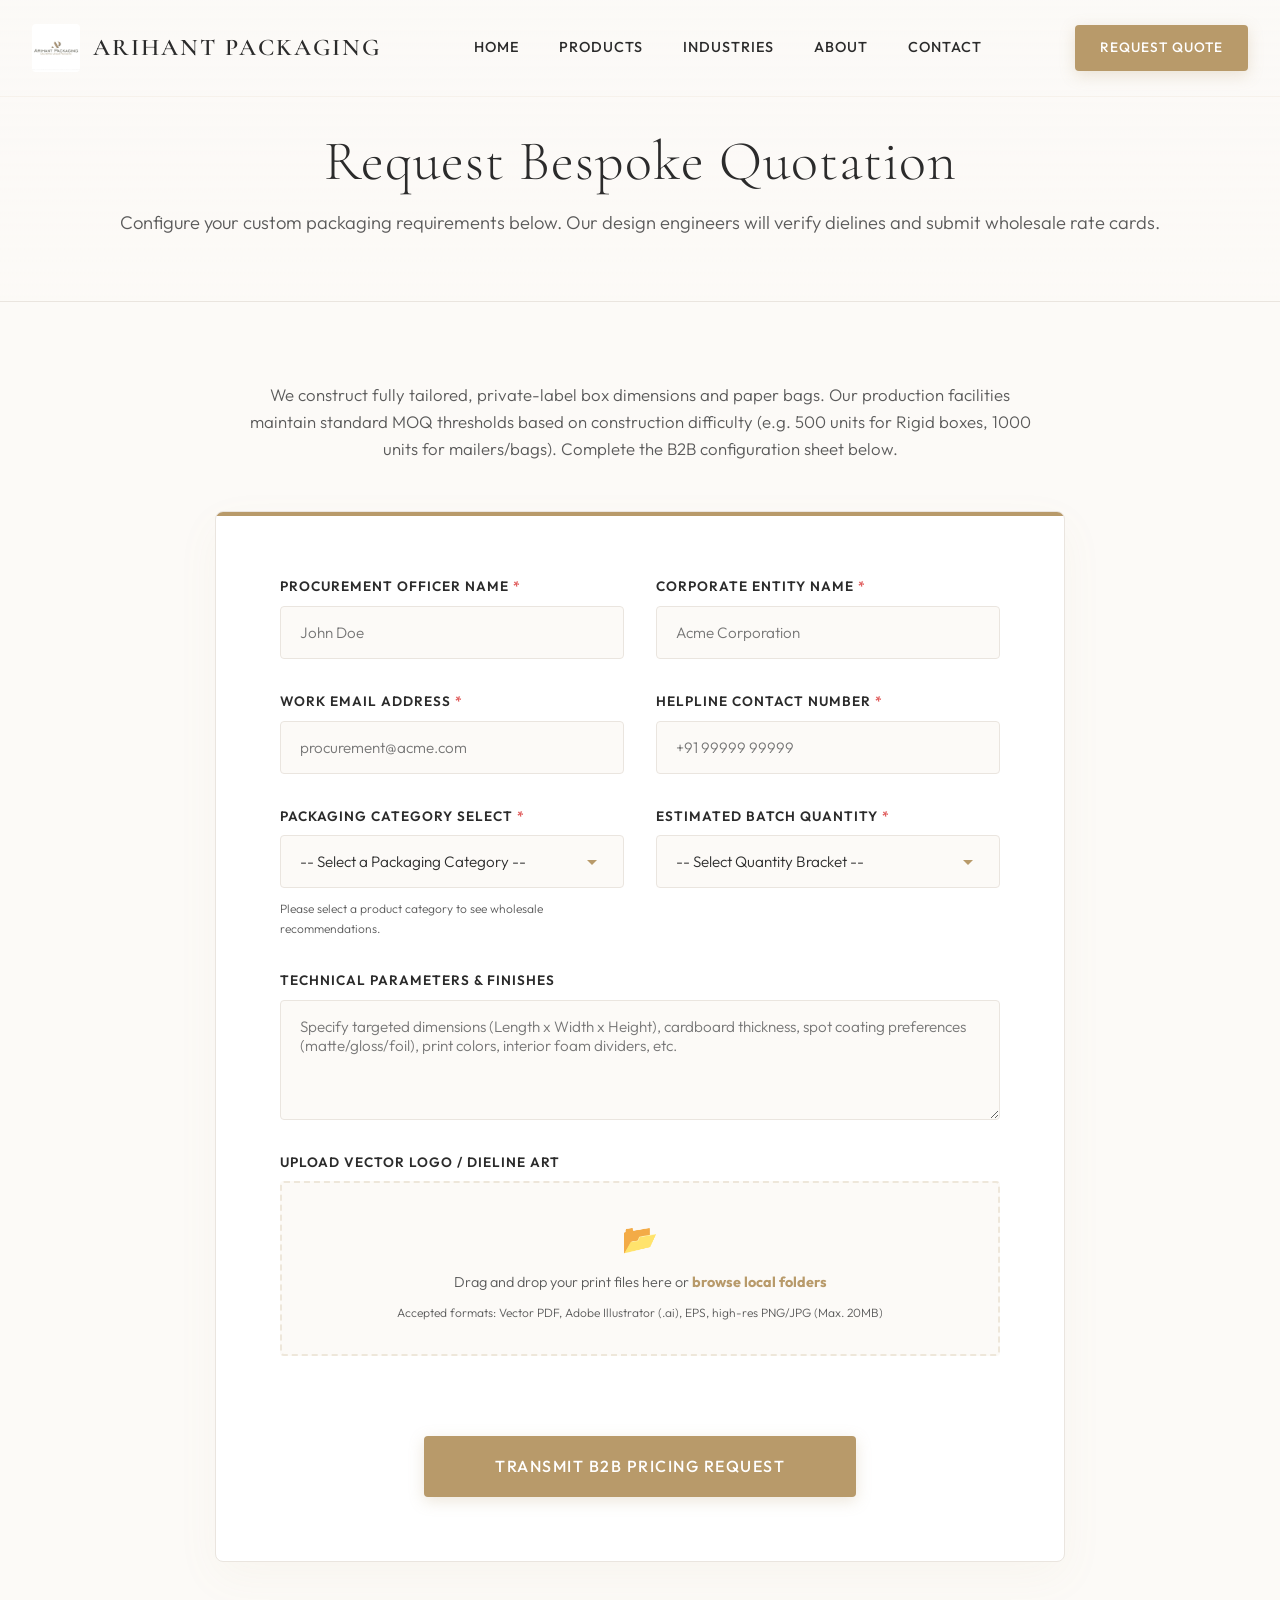
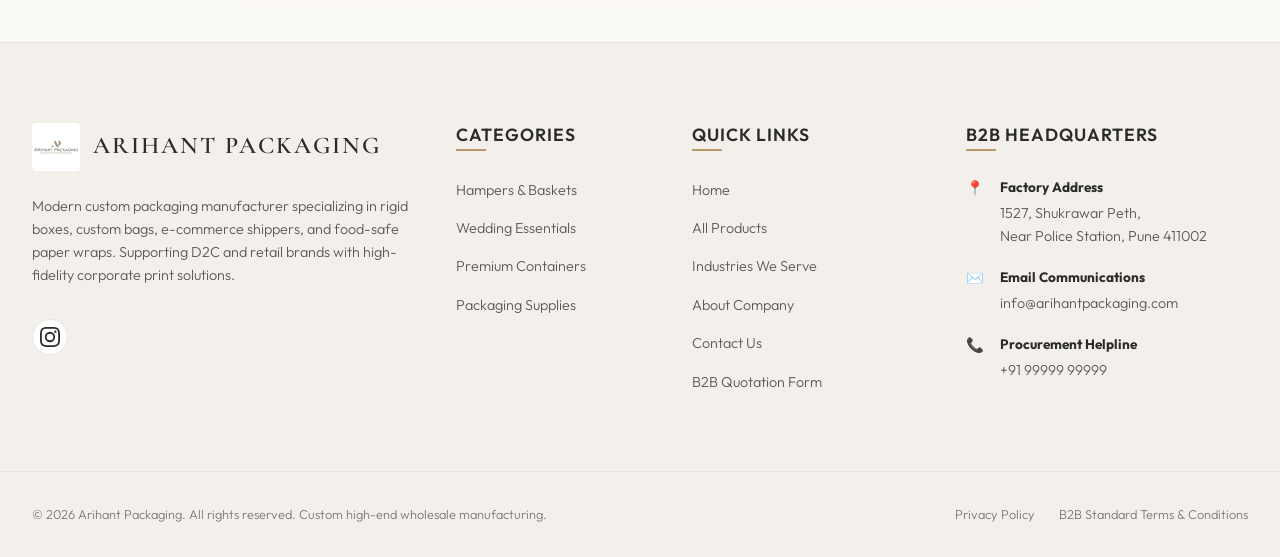
<file: quote.html>
<!DOCTYPE html>
<html lang="en">
<head>
    <meta charset="UTF-8">
    <meta name="viewport" content="width=device-width, initial-scale=1.0">
    <title>Request Custom Quote | B2B Wholesale Pricing | Arihant Packaging</title>
    <meta name="description" content="Request a bespoke B2B quotation for custom boxes, rigid gift boxes, paper bags, or e-commerce mailers. Submit dimensions, quantities, and logo designs.">
    <!-- CSS stylesheet -->
    <link rel="stylesheet" href="assets/css/style.css">
</head>
<body>

    <!-- --- PREMIUM NAVIGATION BAR --- -->
    <header class="header-main header-scrolled">
        <div class="container header-container">
            <a href="index.html" class="logo-wrapper">
                <img src="assets/images/logo.jpg" alt="Arihant Packaging Logo" class="logo-img">
                <span class="logo-text">ARIHANT PACKAGING</span>
            </a>
            
            <nav class="nav-menu">
                <a href="index.html" class="nav-link">Home</a>
                <a href="products.html" class="nav-link">Products</a>
                <a href="index.html#industries" class="nav-link">Industries</a>
                <a href="about.html" class="nav-link">About</a>
                <a href="contact.html" class="nav-link">Contact</a>
            </nav>

            <div class="header-cta">
                <a href="quote.html" class="btn btn-gold btn-sm">Request Quote</a>
            </div>

            <div class="menu-toggle" id="mobile-menu-toggle">
                <span></span>
                <span></span>
                <span></span>
            </div>
        </div>
    </header>

    <!-- --- PAGE INTRO BANNER --- -->
    <section class="page-intro text-center">
        <div class="container reveal-up in-view">
            <h1 class="page-intro-title font-serif">Request Bespoke Quotation</h1>
            <p class="page-intro-subtitle">Configure your custom packaging requirements below. Our design engineers will verify dielines and submit wholesale rate cards.</p>
        </div>
    </section>

    <!-- --- FORM INTERACTIVE AREA --- -->
    <main class="py-5 quote-page-wrapper">
        <div class="container">
            <div class="quote-intro-text reveal-up in-view">
                <p class="text-muted" style="font-size: 1.05rem; font-weight: 300;">We construct fully tailored, private-label box dimensions and paper bags. Our production facilities maintain standard MOQ thresholds based on construction difficulty (e.g. 500 units for Rigid boxes, 1000 units for mailers/bags). Complete the B2B configuration sheet below.</p>
            </div>

            <div class="quote-form-container reveal-up in-view">
                <form id="b2b-quote-form" class="form-grid">
                    <!-- Name -->
                    <div class="form-group">
                        <label for="quote-name" class="form-label">Procurement Officer Name <span>*</span></label>
                        <input type="text" id="quote-name" class="form-control" placeholder="John Doe" required autocomplete="name">
                    </div>

                    <!-- Company -->
                    <div class="form-group">
                        <label for="quote-company" class="form-label">Corporate Entity Name <span>*</span></label>
                        <input type="text" id="quote-company" class="form-control" placeholder="Acme Corporation" required autocomplete="organization">
                    </div>

                    <!-- Email -->
                    <div class="form-group">
                        <label for="quote-email" class="form-label">Work Email Address <span>*</span></label>
                        <input type="email" id="quote-email" class="form-control" placeholder="procurement@acme.com" required autocomplete="email">
                    </div>

                    <!-- Phone -->
                    <div class="form-group">
                        <label for="quote-phone" class="form-label">Helpline Contact Number <span>*</span></label>
                        <input type="tel" id="quote-phone" class="form-control" placeholder="+91 99999 99999" required autocomplete="tel">
                    </div>

                    <!-- Category Select -->
                    <div class="form-group">
                        <label for="quote-product" class="form-label">Packaging Category Select <span>*</span></label>
                        <select id="quote-product" class="form-control" required>
                            <!-- Automatically loaded from products-data.js -->
                            <option value="" disabled selected>-- Loading Categories --</option>
                        </select>
                        <span class="moq-hint" id="moq-hint-label">Please select a product category to see wholesale recommendations.</span>
                    </div>

                    <!-- Order Quantity -->
                    <div class="form-group">
                        <label for="quote-qty" class="form-label">Estimated Batch Quantity <span>*</span></label>
                        <select id="quote-qty" class="form-control" required>
                            <option value="" disabled selected>-- Select Quantity Bracket --</option>
                            <option value="500">500 Units (Min. Rigid Gift)</option>
                            <option value="1000">1,000 Units (Recommended wholesale)</option>
                            <option value="2000">2,000 Units</option>
                            <option value="5000">5,000 Units (Bulk discounts apply)</option>
                            <option value="10000">10,000+ Units (Enterprise pricing)</option>
                        </select>
                    </div>

                    <!-- Tech specs detailed description -->
                    <div class="form-group form-full-width">
                        <label for="quote-specs" class="form-label">Technical Parameters & Finishes</label>
                        <textarea id="quote-specs" class="form-control" placeholder="Specify targeted dimensions (Length x Width x Height), cardboard thickness, spot coating preferences (matte/gloss/foil), print colors, interior foam dividers, etc."></textarea>
                    </div>

                    <!-- Drag & Drop mockup file upload -->
                    <div class="form-group form-full-width">
                        <label class="form-label">Upload Vector Logo / Dieline Art</label>
                        <div class="file-upload-wrapper">
                            <span class="file-upload-icon">📂</span>
                            <span class="file-upload-text">Drag and drop your print files here or <strong>browse local folders</strong></span>
                            <input type="file" class="file-upload-input" id="quote-file" accept=".pdf,.ai,.eps,.jpg,.png">
                            <span class="moq-hint" style="text-align: center; margin-top: 0.5rem;">Accepted formats: Vector PDF, Adobe Illustrator (.ai), EPS, high-res PNG/JPG (Max. 20MB)</span>
                        </div>
                    </div>

                    <!-- Submit -->
                    <div class="form-full-width quote-submit-btn-wrapper">
                        <button type="submit" class="btn btn-gold btn-lg">Transmit B2B Pricing Request</button>
                    </div>
                </form>
            </div>
        </div>
    </main>

    <!-- --- FOOTER --- -->
    <footer class="footer-main">
        <div class="container footer-grid">
            <div class="footer-column-logo">
                <a href="index.html" class="logo-wrapper">
                    <img src="assets/images/logo.jpg" alt="Arihant Packaging Logo" class="logo-img">
                    <span class="logo-text">ARIHANT PACKAGING</span>
                </a>
                <p class="footer-about-text">Modern custom packaging manufacturer specializing in rigid boxes, custom bags, e-commerce shippers, and food-safe paper wraps. Supporting D2C and retail brands with high-fidelity corporate print solutions.</p>
                <div class="social-links">
                    <a href="https://www.instagram.com/arihantpackaging_/?hl=en" target="_blank" class="social-icon" aria-label="Instagram">
                        <svg width="20" height="20" viewBox="0 0 24 24" fill="currentColor"><path d="M12 2.163c3.204 0 3.584.012 4.85.07 3.252.148 4.771 1.691 4.919 4.919.058 1.265.069 1.645.069 4.849 0 3.205-.012 3.584-.069 4.849-.149 3.225-1.664 4.771-4.919 4.919-1.266.058-1.644.07-4.85.07-3.204 0-3.584-.012-4.849-.07-3.26-.149-4.771-1.699-4.919-4.92-.058-1.265-.07-1.644-.07-4.849 0-3.204.013-3.583.07-4.849.149-3.227 1.664-4.771 4.919-4.919 1.266-.057 1.645-.069 4.849-.069zM12 0C8.741 0 8.333.014 7.053.072 2.695.272.273 2.69.073 7.051.014 8.333 0 8.741 0 12c0 3.259.014 3.668.072 4.948.2 4.358 2.618 6.78 6.98 6.98 1.281.058 1.689.072 4.948.072 3.259 0 3.668-.014 4.948-.072 4.354-.2 6.782-2.618 6.979-6.98.059-1.28.073-1.689.073-4.948 0-3.259-.014-3.667-.072-4.947-.196-4.354-2.617-6.78-6.979-6.98C15.668.014 15.259 0 12 0zm0 5.838a6.162 6.162 0 1 0 0 12.324 6.162 6.162 0 0 0 0-12.324zM12 16a4 4 0 1 1 0-8 4 4 0 0 1 0 8zm6.406-11.845a1.44 1.44 0 1 0 0 2.881 1.44 1.44 0 0 0 0-2.881z"/></svg>
                    </a>
                </div>
            </div>

            <div>
                <h4 class="footer-column-title">Categories</h4>
                <ul class="footer-links-list">
                    <li><a href="products.html?category=hampers-baskets">Hampers & Baskets</a></li>
                    <li><a href="products.html?category=wedding-essentials">Wedding Essentials</a></li>
                    <li><a href="products.html?category=premium-containers">Premium Containers</a></li>
                    <li><a href="products.html?category=packaging-supplies">Packaging Supplies</a></li>
                </ul>
            </div>

            <div>
                <h4 class="footer-column-title">Quick Links</h4>
                <ul class="footer-links-list">
                    <li><a href="index.html">Home</a></li>
                    <li><a href="products.html">All Products</a></li>
                    <li><a href="index.html#industries">Industries We Serve</a></li>
                    <li><a href="about.html">About Company</a></li>
                    <li><a href="contact.html">Contact Us</a></li>
                    <li><a href="quote.html">B2B Quotation Form</a></li>
                </ul>
            </div>

            <div>
                <h4 class="footer-column-title">B2B Headquarters</h4>
                <div class="footer-contact-item">
                    <span class="contact-icon">📍</span>
                    <div class="contact-text">
                        <strong>Factory Address</strong>
                        1527, Shukrawar Peth,<br>Near Police Station, Pune 411002
                    </div>
                </div>
                <div class="footer-contact-item">
                    <span class="contact-icon">✉️</span>
                    <div class="contact-text">
                        <strong>Email Communications</strong>
                        <a href="mailto:info@arihantpackaging.com">info@arihantpackaging.com</a>
                    </div>
                </div>
                <div class="footer-contact-item">
                    <span class="contact-icon">📞</span>
                    <div class="contact-text">
                        <strong>Procurement Helpline</strong>
                        <a href="tel:+919999999999">+91 99999 99999</a>
                    </div>
                </div>
            </div>
        </div>

        <div class="container footer-bottom">
            <p>&copy; 2026 Arihant Packaging. All rights reserved. Custom high-end wholesale manufacturing.</p>
            <div class="footer-bottom-links">
                <a href="#">Privacy Policy</a>
                <a href="#">B2B Standard Terms & Conditions</a>
            </div>
        </div>
    </footer>

    <!-- --- JS SCRIPTS --- -->
    <script src="assets/js/products-data.js"></script>
    <script src="assets/js/main.js"></script>
</body>
</html>
</file>
<file: assets/css/style.css>
@import url('https://fonts.googleapis.com/css2?family=Cormorant+Garamond:ital,wght@0,300;0,400;0,500;0,600;0,700;1,400&family=Outfit:wght@200;300;400;500;600;700&display=swap');

/* --- LUXURY LIGHT-THEME DESIGN TOKENS --- */
:root {
    /* Color Palette */
    --gold: #B89A6A;
    --gold-hover: #A38253;
    --gold-light: rgba(184, 154, 106, 0.08);
    --gold-border: rgba(184, 154, 106, 0.2);
    --charcoal: #2B2B2B;
    --charcoal-light: #4D4D4D;
    --charcoal-dark: #1E1E1E;
    
    /* Light Theme Backgrounds */
    --bg-main: #FCFAF7;          /* Soft pristine luxury light backdrop */
    --bg-card: #FFFFFF;          /* Pure white card backgrounds */
    --bg-section: #FAF8F5;       /* Warm ivory-cream section backgrounds */
    --bg-footer: #F3F0EC;        /* Elegant B2B light-grey-cream footer */
    --border-grey: #EAE5DF;      /* Warm delicate border divider */
    
    /* Text Colors */
    --text-main: #2B2B2B;        /* High-contrast charcoal main text */
    --text-muted: #5A5A5A;      /* Medium-charcoal descriptive text */
    --text-light: #7A7A7A;      /* Light-grey metadata text */
    --text-white: #FFFFFF;

    /* Typography */
    --font-serif: 'Cormorant Garamond', serif;
    --font-sans: 'Outfit', sans-serif;

    /* Shadows & Borders */
    --shadow-premium: 0 15px 35px rgba(184, 154, 106, 0.04), 0 5px 15px rgba(0, 0, 0, 0.02);
    --shadow-glass: 0 8px 32px 0 rgba(184, 154, 106, 0.06);
    --border-radius-sm: 4px;
    --border-radius-md: 8px;
    --border-radius-lg: 16px;

    /* Transitions */
    --transition-smooth: all 0.4s cubic-bezier(0.16, 1, 0.3, 1);
    --transition-fast: all 0.2s ease;
}

/* --- RESET & GLOBAL STYLES --- */
* {
    margin: 0;
    padding: 0;
    box-sizing: border-box;
}

html {
    scroll-behavior: smooth;
    font-size: 16px;
    -webkit-font-smoothing: antialiased;
}

body {
    font-family: var(--font-sans);
    background-color: var(--bg-main);
    color: var(--text-main);
    line-height: 1.6;
    overflow-x: hidden;
}

body.menu-open {
    overflow: hidden;
}

a {
    text-decoration: none;
    color: inherit;
    transition: var(--transition-fast);
}

img {
    max-width: 100%;
    height: auto;
    display: block;
}

input, select, textarea, button {
    font-family: inherit;
    font-size: inherit;
    outline: none;
}

/* Custom Selection */
::selection {
    background-color: var(--gold);
    color: var(--white);
}

/* Custom Scrollbar */
::-webkit-scrollbar {
    width: 8px;
}

::-webkit-scrollbar-track {
    background: var(--bg-section);
}

::-webkit-scrollbar-thumb {
    background: var(--gold);
    border-radius: 4px;
}

::-webkit-scrollbar-thumb:hover {
    background: var(--gold-hover);
}

/* --- LAYOUT UTILITIES --- */
.container {
    width: 100%;
    max-width: 1280px;
    margin: 0 auto;
    padding: 0 2rem;
}

.grid-2 { display: grid; grid-template-columns: repeat(2, 1fr); gap: 2.5rem; }
.grid-3 { display: grid; grid-template-columns: repeat(3, 1fr); gap: 2rem; }
.grid-4 { display: grid; grid-template-columns: repeat(4, 1fr); gap: 1.5rem; }

.text-center { text-align: center; }
.text-left { text-align: left; }
.text-right { text-align: right; }
.text-gold { color: var(--gold); }
.text-white { color: var(--text-white); }
.text-muted { color: var(--text-muted); }

.py-5 { padding-top: 5rem; padding-bottom: 5rem; }
.py-4 { padding-top: 4rem; padding-bottom: 4rem; }
.py-3 { padding-top: 3rem; padding-bottom: 3rem; }
.mt-1 { margin-top: 1rem; }
.mt-2 { margin-top: 2rem; }
.mt-3 { margin-top: 3rem; }
.mt-4 { margin-top: 4rem; }
.mt-5 { margin-top: 5rem; }

.font-serif {
    font-family: var(--font-serif);
}

/* --- TYPOGRAPHY DETAILS --- */
h1, h2, h3, h4, h5, h6 {
    font-weight: 500;
    line-height: 1.2;
}

/* --- PREMIUM STICKY HEADER --- */
.header-main {
    position: fixed;
    top: 0;
    left: 0;
    width: 100%;
    z-index: 1000;
    background: transparent;
    border-bottom: 1px solid rgba(184, 154, 106, 0.08);
    transition: var(--transition-smooth);
    padding: 1.5rem 0;
}

/* Scrolled State */
.header-scrolled {
    background: rgba(252, 250, 247, 0.95);
    backdrop-filter: blur(12px);
    -webkit-backdrop-filter: blur(12px);
    padding: 0.8rem 0;
    box-shadow: 0 8px 30px rgba(184, 154, 106, 0.06);
    border-bottom: 1px solid var(--gold-border);
}

.header-container {
    display: flex;
    justify-content: space-between;
    align-items: center;
}

/* Logo brand styling */
.logo-wrapper {
    display: flex;
    align-items: center;
    gap: 0.8rem;
}

.logo-img {
    height: 48px;
    width: auto;
    object-fit: contain;
    border-radius: 4px;
    transition: var(--transition-smooth);
}

.header-scrolled .logo-img {
    height: 40px;
    filter: none; /* Logo has clean light background, no need to invert on light header! */
}

.logo-text {
    font-family: var(--font-serif);
    font-size: 1.5rem;
    font-weight: 600;
    color: var(--charcoal);
    letter-spacing: 2px;
}

.header-scrolled .logo-text {
    color: var(--charcoal);
}

/* Nav Menu */
.nav-menu {
    display: flex;
    align-items: center;
    gap: 2.5rem;
}

.nav-link {
    font-family: var(--font-sans);
    font-size: 0.9rem;
    font-weight: 500;
    color: var(--charcoal);
    letter-spacing: 1px;
    text-transform: uppercase;
    position: relative;
    padding: 0.5rem 0;
}

.header-scrolled .nav-link {
    color: var(--charcoal);
}

/* Hover Link Effect */
.nav-link::after {
    content: "";
    position: absolute;
    bottom: 0;
    left: 50%;
    width: 0;
    height: 1px;
    background-color: var(--gold);
    transition: var(--transition-smooth);
    transform: translateX(-50%);
}

.nav-link:hover::after {
    width: 100%;
}

.nav-link:hover {
    color: var(--gold);
}

/* CTA Header button */
.header-cta .btn {
    padding: 0.7rem 1.5rem;
    font-size: 0.85rem;
}

/* Mobile Toggler */
.menu-toggle {
    display: none;
    flex-direction: column;
    justify-content: space-between;
    width: 24px;
    height: 18px;
    cursor: pointer;
}

.menu-toggle span {
    width: 100%;
    height: 2px;
    background-color: var(--charcoal);
    transition: var(--transition-smooth);
}

/* --- PREMIUM BUTTON DESIGN --- */
.btn {
    display: inline-flex;
    align-items: center;
    justify-content: center;
    font-family: var(--font-sans);
    font-weight: 500;
    text-transform: uppercase;
    letter-spacing: 1.5px;
    border-radius: var(--border-radius-sm);
    transition: var(--transition-smooth);
    cursor: pointer;
    border: 1px solid transparent;
    padding: 1rem 2.2rem;
    font-size: 0.9rem;
    position: relative;
    overflow: hidden;
}

.btn-gold {
    background-color: var(--gold);
    color: var(--text-white);
    box-shadow: 0 4px 15px rgba(184, 154, 106, 0.25);
}

.btn-gold:hover {
    background-color: var(--gold-hover);
    transform: translateY(-2px);
    box-shadow: 0 8px 25px rgba(184, 154, 106, 0.35);
}

.btn-outline {
    background-color: transparent;
    border-color: var(--gold);
    color: var(--gold);
}

.btn-outline:hover {
    background-color: var(--gold);
    color: var(--text-white);
    transform: translateY(-2px);
}

.btn-outline.btn-light {
    border-color: var(--gold);
    color: var(--gold);
}

.btn-outline.btn-light:hover {
    background-color: var(--gold);
    color: var(--text-white);
}

.btn-whatsapp {
    background-color: #25D366;
    border-color: #25D366;
    color: var(--text-white);
    box-shadow: 0 4px 15px rgba(37, 211, 102, 0.15);
    gap: 0.5rem;
}

.btn-whatsapp:hover {
    background-color: #20BA56;
    border-color: #20BA56;
    transform: translateY(-2px);
    box-shadow: 0 8px 25px rgba(37, 211, 102, 0.3);
}

.whatsapp-svg {
    width: 20px;
    height: 20px;
}

.btn-sm {
    padding: 0.6rem 1.2rem;
    font-size: 0.8rem;
    letter-spacing: 1px;
}

.btn-lg {
    padding: 1.2rem 2.8rem;
    font-size: 1rem;
}

/* --- HERO SECTION (LIGHT LUXURY) --- */
.hero-section {
    position: relative;
    height: 100vh;
    display: flex;
    align-items: center;
    background-color: var(--bg-section);
    background-image: linear-gradient(rgba(252, 250, 247, 0.88), rgba(252, 250, 247, 0.95)), url('https://images.unsplash.com/photo-1607344645866-009c320c5ab8?q=80&w=1920&auto=format&fit=crop');
    background-size: cover;
    background-position: center;
    color: var(--text-main);
    padding-top: 80px;
    overflow: hidden;
    border-bottom: 1px solid var(--border-grey);
}

.hero-content {
    max-width: 850px;
    position: relative;
    z-index: 2;
    margin: 0 auto;
    text-align: center;
    display: flex;
    flex-direction: column;
    align-items: center;
}

.hero-tagline {
    font-size: 1.1rem;
    font-weight: 600;
    color: var(--gold);
    text-transform: uppercase;
    letter-spacing: 3px;
    margin-bottom: 1.5rem;
    display: block;
}

.hero-title {
    font-size: 4rem;
    font-weight: 300;
    letter-spacing: 1px;
    margin-bottom: 1.5rem;
    line-height: 1.1;
    color: var(--charcoal);
}

.hero-subtitle {
    font-size: 1.25rem;
    font-weight: 300;
    color: var(--text-muted);
    margin-bottom: 3rem;
    max-width: 750px;
    line-height: 1.6;
    text-align: center;
}

.hero-buttons {
    display: flex;
    gap: 1.5rem;
    justify-content: center;
}

/* Scroll indicator */
.scroll-indicator {
    position: absolute;
    bottom: 2rem;
    left: 50%;
    transform: translateX(-50%);
    display: flex;
    flex-direction: column;
    align-items: center;
    gap: 0.5rem;
    z-index: 2;
    opacity: 0.8;
}

.scroll-indicator span {
    font-size: 0.75rem;
    letter-spacing: 2px;
    text-transform: uppercase;
    color: var(--text-muted);
}

.scroll-line {
    width: 1px;
    height: 50px;
    background: linear-gradient(to bottom, var(--gold), transparent);
    animation: scrollMove 2s infinite ease-in-out;
}

@keyframes scrollMove {
    0% { transform: scaleY(0); transform-origin: top; }
    50% { transform: scaleY(1); transform-origin: top; }
    51% { transform: scaleY(1); transform-origin: bottom; }
    100% { transform: scaleY(0); transform-origin: bottom; }
}

/* --- SECTION DECORATION --- */
.section-header {
    max-width: 700px;
    margin: 0 auto 4rem auto;
}

.section-tag {
    font-size: 0.85rem;
    font-weight: 600;
    text-transform: uppercase;
    letter-spacing: 3px;
    color: var(--gold);
    display: block;
    margin-bottom: 0.8rem;
}

.section-title {
    font-size: 2.8rem;
    font-weight: 300;
    color: var(--charcoal);
    letter-spacing: 1px;
}

.section-subtitle {
    font-size: 1.1rem;
    color: var(--text-muted);
    font-weight: 300;
    margin-top: 1rem;
}

.section-divider {
    display: flex;
    align-items: center;
    justify-content: center;
    gap: 1rem;
    margin: 1.5rem 0 0 0;
}

.section-divider .line {
    width: 50px;
    height: 1px;
    background-color: var(--gold-border);
}

.section-divider .diamond {
    width: 6px;
    height: 6px;
    transform: rotate(45deg);
    background-color: var(--gold);
}

/* bg-dark override for soft light warm ivory sections */
.bg-dark {
    background-color: var(--bg-section);
    color: var(--text-main);
    border-top: 1px solid var(--border-grey);
    border-bottom: 1px solid var(--border-grey);
}

.bg-dark .section-title {
    color: var(--charcoal);
}

.bg-dark .section-subtitle {
    color: var(--text-muted);
}

.bg-light-grey {
    background-color: var(--bg-section);
    border-top: 1px solid var(--border-grey);
    border-bottom: 1px solid var(--border-grey);
}

/* --- PRODUCT CATEGORIES (Homepage Grid) --- */
.categories-grid {
    margin-top: 2rem;
}

.category-card {
    position: relative;
    height: 400px;
    border-radius: var(--border-radius-md);
    overflow: hidden;
    box-shadow: var(--shadow-premium);
}

.category-card-img {
    width: 100%;
    height: 100%;
    object-fit: cover;
    transition: var(--transition-smooth);
}

.category-card::after {
    content: "";
    position: absolute;
    top: 0;
    left: 0;
    width: 100%;
    height: 100%;
    background: linear-gradient(to top, rgba(43, 43, 43, 0.75) 0%, rgba(43, 43, 43, 0.25) 50%, rgba(43, 43, 43, 0.05) 100%);
    z-index: 1;
}

.category-card-content {
    position: absolute;
    bottom: 0;
    left: 0;
    width: 100%;
    padding: 2.5rem;
    z-index: 2;
    color: var(--text-white);
    transition: var(--transition-smooth);
}

.category-card-title {
    font-size: 1.8rem;
    font-weight: 300;
    letter-spacing: 1px;
    margin-bottom: 0.5rem;
}

.category-card-subtitle {
    font-size: 0.85rem;
    text-transform: uppercase;
    letter-spacing: 2px;
    color: var(--gold);
    font-weight: 600;
    opacity: 0.9;
    transform: translateY(10px);
    transition: var(--transition-smooth);
}

/* Hover Category Card */
.category-card:hover .category-card-img {
    transform: scale(1.08);
}

.category-card:hover .category-card-content {
    padding-bottom: 3rem;
}

.category-card:hover .category-card-subtitle {
    transform: translateY(0);
}

/* --- FEATURED PRODUCTS / GENERIC CARD --- */
.product-card {
    background-color: var(--bg-card);
    border-radius: var(--border-radius-md);
    overflow: hidden;
    box-shadow: var(--shadow-premium);
    transition: var(--transition-smooth);
    border: 1px solid var(--border-grey);
    display: flex;
    flex-direction: column;
    height: 100%;
}

.product-image-container {
    position: relative;
    height: 280px;
    overflow: hidden;
    background-color: #F8F6F2;
}

.product-image {
    width: 100%;
    height: 100%;
    object-fit: cover;
    transition: var(--transition-smooth);
}

.product-badge {
    position: absolute;
    top: 1.25rem;
    right: 1.25rem;
    background: rgba(252, 250, 247, 0.9);
    backdrop-filter: blur(8px);
    border: 1px solid var(--gold-border);
    color: var(--gold);
    padding: 0.4rem 0.8rem;
    font-size: 0.75rem;
    font-weight: 600;
    letter-spacing: 1px;
    text-transform: uppercase;
    border-radius: 4px;
    z-index: 2;
}

.product-overlay {
    position: absolute;
    top: 0;
    left: 0;
    width: 100%;
    height: 100%;
    background-color: rgba(252, 250, 247, 0.92);
    display: flex;
    flex-direction: column;
    justify-content: center;
    align-items: center;
    gap: 1rem;
    opacity: 0;
    transition: var(--transition-smooth);
    z-index: 3;
    padding: 2rem;
}

.product-overlay .btn {
    width: 80%;
}

.product-info {
    padding: 1.8rem;
    flex-grow: 1;
    display: flex;
    flex-direction: column;
}

.product-card-category {
    font-size: 0.75rem;
    font-weight: 600;
    color: var(--gold);
    text-transform: uppercase;
    letter-spacing: 2px;
    margin-bottom: 0.5rem;
}

.product-card-title {
    font-size: 1.35rem;
    font-weight: 400;
    color: var(--charcoal);
    margin-bottom: 0.8rem;
    letter-spacing: 0.5px;
}

.product-card-desc {
    font-size: 0.9rem;
    color: var(--text-muted);
    font-weight: 300;
    line-height: 1.5;
    margin-bottom: 1.5rem;
    flex-grow: 1;
}

.product-card-footer {
    display: flex;
    justify-content: space-between;
    align-items: center;
    border-top: 1px solid var(--border-grey);
    padding-top: 1.2rem;
    margin-top: auto;
}

.product-card-moq {
    font-size: 0.8rem;
    color: var(--text-muted);
}

.product-card-moq strong {
    color: var(--charcoal);
}

.product-card-link {
    font-size: 0.85rem;
    font-weight: 600;
    color: var(--gold);
    letter-spacing: 0.5px;
}

/* Hover Product Card */
.product-card:hover {
    transform: translateY(-8px);
    box-shadow: 0 20px 40px rgba(184, 154, 106, 0.08);
    border-color: var(--gold);
}

.product-card:hover .product-image {
    transform: scale(1.05);
}

.product-card:hover .product-overlay {
    opacity: 1;
}

/* --- WHY CHOOSE ARIHANT --- */
.why-grid {
    margin-top: 1rem;
}

.why-card {
    background-color: var(--bg-card);
    padding: 3rem 2rem;
    border-radius: var(--border-radius-md);
    box-shadow: var(--shadow-premium);
    transition: var(--transition-smooth);
    border: 1px solid var(--border-grey);
    position: relative;
}

.why-card::before {
    content: "";
    position: absolute;
    top: 0;
    left: 0;
    width: 0;
    height: 3px;
    background-color: var(--gold);
    transition: var(--transition-smooth);
}

.why-icon-box {
    width: 64px;
    height: 64px;
    background-color: var(--gold-light);
    border-radius: 50%;
    display: flex;
    align-items: center;
    justify-content: center;
    margin: 0 auto 2rem auto;
    color: var(--gold);
    font-size: 1.5rem;
    font-weight: bold;
    border: 1px solid var(--gold-border);
}

.why-card-title {
    font-size: 1.25rem;
    font-weight: 500;
    color: var(--charcoal);
    margin-bottom: 1rem;
    letter-spacing: 0.5px;
}

.why-card-desc {
    font-size: 0.9rem;
    color: var(--text-muted);
    font-weight: 300;
}

/* Hover Why Card */
.why-card:hover {
    transform: translateY(-5px);
    box-shadow: 0 15px 35px rgba(184, 154, 106, 0.08);
    border-color: var(--gold);
}

.why-card:hover::before {
    width: 100%;
}

.why-card:hover .why-icon-box {
    background-color: var(--gold);
    color: var(--text-white);
}

/* --- INDUSTRIES WE SERVE --- */
.industry-grid {
    margin-top: 1rem;
}

.industry-card {
    position: relative;
    height: 280px;
    border-radius: var(--border-radius-md);
    overflow: hidden;
    display: flex;
    align-items: flex-end;
    box-shadow: var(--shadow-premium);
    border: 1px solid var(--border-grey);
}

.industry-card-img {
    width: 100%;
    height: 100%;
    object-fit: cover;
    position: absolute;
    top: 0;
    left: 0;
    transition: var(--transition-smooth);
    z-index: 1;
}

.industry-card::after {
    content: "";
    position: absolute;
    top: 0;
    left: 0;
    width: 100%;
    height: 100%;
    background: linear-gradient(to top, rgba(43, 43, 43, 0.75) 0%, rgba(43, 43, 43, 0.2) 60%, rgba(43, 43, 43, 0.02) 100%);
    z-index: 2;
    transition: var(--transition-smooth);
}

.industry-card-content {
    position: relative;
    z-index: 3;
    padding: 2rem;
    color: var(--text-white);
    width: 100%;
}

.industry-icon {
    font-size: 1.8rem;
    color: var(--gold);
    margin-bottom: 0.8rem;
    display: block;
}

.industry-card-title {
    font-size: 1.4rem;
    font-weight: 300;
    letter-spacing: 1px;
}

/* Hover Industry */
.industry-card:hover .industry-card-img {
    transform: scale(1.08);
}

.industry-card:hover::after {
    background: linear-gradient(to top, rgba(184, 154, 106, 0.8) 0%, rgba(43, 43, 43, 0.4) 80%);
}

/* --- MANUFACTURING PROCESS --- */
.process-timeline {
    position: relative;
    max-width: 1000px;
    margin: 4rem auto 0 auto;
    padding: 2rem 0;
}

.process-timeline::before {
    content: "";
    position: absolute;
    top: 0;
    left: 50%;
    width: 1px;
    height: 100%;
    background-color: var(--gold-border);
    transform: translateX(-50%);
}

.process-step {
    display: flex;
    justify-content: space-between;
    align-items: center;
    margin-bottom: 3.5rem;
    width: 100%;
    position: relative;
}

.process-step:last-child {
    margin-bottom: 0;
}

.process-step-node {
    width: 36px;
    height: 36px;
    background-color: var(--bg-main);
    border: 2px solid var(--gold);
    color: var(--gold);
    font-weight: 600;
    border-radius: 50%;
    display: flex;
    align-items: center;
    justify-content: center;
    position: absolute;
    left: 50%;
    transform: translateX(-50%);
    z-index: 5;
    box-shadow: 0 0 0 8px rgba(184, 154, 106, 0.05);
}

.process-content-wrapper {
    width: 44%;
}

.process-step:nth-child(even) .process-content-wrapper {
    margin-left: auto;
    text-align: left;
}

.process-step:nth-child(odd) .process-content-wrapper {
    text-align: right;
}

.process-step-card {
    background-color: var(--bg-card);
    padding: 2rem;
    border-radius: var(--border-radius-md);
    box-shadow: var(--shadow-premium);
    border: 1px solid var(--border-grey);
    position: relative;
    transition: var(--transition-smooth);
}

.process-step-number {
    font-size: 0.8rem;
    font-weight: 600;
    color: var(--gold);
    text-transform: uppercase;
    letter-spacing: 2px;
    margin-bottom: 0.5rem;
    display: block;
}

.process-step-title {
    font-size: 1.35rem;
    font-weight: 500;
    color: var(--charcoal);
    margin-bottom: 0.8rem;
}

.process-step-desc {
    font-size: 0.9rem;
    color: var(--text-muted);
    font-weight: 300;
    line-height: 1.5;
}

.process-step-card:hover {
    transform: translateY(-3px);
    border-color: var(--gold);
    box-shadow: 0 15px 30px rgba(184, 154, 106, 0.08);
}

/* --- ABOUT SECTION INTRO --- */
.about-intro-grid {
    align-items: center;
}

.about-intro-text {
    padding-right: 2rem;
}

.about-intro-title {
    font-size: 2.5rem;
    font-weight: 300;
    color: var(--charcoal);
    margin-bottom: 1.5rem;
}

.about-intro-highlight {
    font-size: 1.2rem;
    color: var(--gold);
    font-family: var(--font-serif);
    margin-bottom: 1.5rem;
    line-height: 1.5;
}

.about-intro-para {
    color: var(--text-muted);
    font-weight: 300;
    font-size: 1rem;
    margin-bottom: 2rem;
}

.facility-showcase-wrapper {
    position: relative;
    border-radius: var(--border-radius-md);
    overflow: hidden;
    box-shadow: 0 20px 45px rgba(184, 154, 106, 0.08);
    border: 1px solid var(--border-grey);
}

.facility-overlay-glass {
    position: absolute;
    bottom: 2rem;
    left: 2rem;
    right: 2rem;
    background: rgba(252, 250, 247, 0.85);
    backdrop-filter: blur(12px);
    -webkit-backdrop-filter: blur(12px);
    border: 1px solid var(--gold-border);
    padding: 2rem;
    border-radius: var(--border-radius-sm);
    color: var(--text-main);
    z-index: 5;
}

.facility-stat-num {
    font-size: 2.5rem;
    font-family: var(--font-serif);
    color: var(--gold);
    font-weight: bold;
    display: block;
    margin-bottom: 0.2rem;
}

.facility-stat-label {
    font-size: 0.85rem;
    letter-spacing: 1px;
    text-transform: uppercase;
}

/* --- TESTIMONIALS --- */
.testimonial-grid {
    margin-top: 1rem;
}

.testimonial-card {
    background-color: var(--bg-card);
    padding: 3rem 2rem;
    border-radius: var(--border-radius-md);
    box-shadow: var(--shadow-premium);
    border: 1px solid var(--border-grey);
    transition: var(--transition-smooth);
    position: relative;
}

.testimonial-card.highlighted {
    border-color: var(--gold);
    box-shadow: 0 15px 35px rgba(184, 154, 106, 0.08);
}

.testimonial-quote-icon {
    font-size: 4rem;
    font-family: var(--font-serif);
    color: var(--gold-light);
    position: absolute;
    top: 1rem;
    left: 1.5rem;
    line-height: 1;
}

.testimonial-text {
    font-family: var(--font-serif);
    font-size: 1.15rem;
    font-style: italic;
    color: var(--charcoal);
    position: relative;
    z-index: 2;
    margin-bottom: 2rem;
    line-height: 1.6;
}

.testimonial-author-wrapper {
    display: flex;
    align-items: center;
    gap: 1rem;
    position: relative;
    z-index: 2;
}

.testimonial-author-avatar {
    width: 48px;
    height: 48px;
    border-radius: 50%;
    background-color: var(--gold-light);
    border: 1px solid var(--gold-border);
    color: var(--gold);
    font-weight: bold;
    display: flex;
    align-items: center;
    justify-content: center;
    font-size: 1rem;
}

.testimonial-author-name {
    font-size: 0.95rem;
    font-weight: 600;
    color: var(--charcoal);
}

.testimonial-author-title {
    font-size: 0.8rem;
    color: var(--text-muted);
}

/* --- CALL TO ACTION BANNER (LIGHT WARM) --- */
.cta-banner {
    position: relative;
    background-color: var(--bg-section);
    background-image: linear-gradient(rgba(250, 248, 245, 0.9), rgba(250, 248, 245, 0.96)), url('https://images.unsplash.com/photo-1513151233558-d860c5398176?q=80&w=1920&auto=format&fit=crop');
    background-size: cover;
    background-position: center;
    color: var(--text-main);
    text-align: center;
    border-top: 1px solid var(--gold-border);
    border-bottom: 1px solid var(--gold-border);
}

.cta-content {
    max-width: 800px;
    margin: 0 auto;
}

.cta-title {
    font-size: 3rem;
    font-weight: 300;
    letter-spacing: 1px;
    margin-bottom: 1.5rem;
    color: var(--charcoal);
}

.cta-desc {
    font-size: 1.15rem;
    color: var(--text-muted);
    margin-bottom: 3rem;
    font-weight: 300;
}

.cta-actions {
    display: flex;
    justify-content: center;
    gap: 1.5rem;
}

/* --- FOOTER (LUXURY LIGHT) --- */
.footer-main {
    background-color: var(--bg-footer);
    color: var(--text-muted);
    padding-top: 5rem;
    padding-bottom: 2rem;
    border-top: 1px solid var(--border-grey);
}

.footer-grid {
    display: grid;
    grid-template-columns: 2fr 1fr 1.2fr 1.5fr;
    gap: 3rem;
    margin-bottom: 4rem;
}

.footer-column-logo .logo-wrapper {
    margin-bottom: 1.5rem;
}

.footer-column-logo .logo-text {
    color: var(--charcoal);
}

.footer-about-text {
    font-size: 0.9rem;
    line-height: 1.6;
    margin-bottom: 2rem;
    font-weight: 300;
}

.social-links {
    display: flex;
    gap: 1rem;
}

.social-icon {
    width: 36px;
    height: 36px;
    border-radius: 50%;
    background-color: var(--bg-card);
    border: 1px solid var(--border-grey);
    display: flex;
    align-items: center;
    justify-content: center;
    color: var(--charcoal);
    transition: var(--transition-fast);
}

.social-icon:hover {
    background-color: var(--gold);
    color: var(--text-white);
    border-color: var(--gold);
    transform: translateY(-2px);
}

.footer-column-title {
    color: var(--charcoal);
    font-size: 1.1rem;
    font-weight: 600;
    margin-bottom: 2rem;
    letter-spacing: 1px;
    text-transform: uppercase;
    position: relative;
    display: inline-block;
}

.footer-column-title::after {
    content: "";
    position: absolute;
    left: 0;
    bottom: -6px;
    width: 30px;
    height: 1.5px;
    background-color: var(--gold);
}

.footer-links-list {
    list-style: none;
}

.footer-links-list li {
    margin-bottom: 0.8rem;
}

.footer-links-list a {
    font-size: 0.9rem;
    font-weight: 300;
    color: var(--text-muted);
    transition: var(--transition-fast);
}

.footer-links-list a:hover {
    color: var(--gold);
    padding-left: 5px;
}

.footer-contact-item {
    display: flex;
    gap: 1rem;
    margin-bottom: 1.2rem;
    font-size: 0.9rem;
    font-weight: 300;
}

.contact-icon {
    color: var(--gold);
    font-weight: bold;
}

.contact-text strong {
    color: var(--charcoal);
    display: block;
    font-size: 0.85rem;
    margin-bottom: 0.2rem;
}

/* Footer Bottom */
.footer-bottom {
    border-top: 1px solid var(--border-grey);
    padding-top: 2rem;
    display: flex;
    justify-content: space-between;
    align-items: center;
    font-size: 0.8rem;
    font-weight: 300;
    color: var(--text-light);
}

.footer-bottom-links {
    display: flex;
    gap: 1.5rem;
}

.footer-bottom-links a:hover {
    color: var(--gold);
}

/* --- PRODUCT CATALOG PAGE DETAILS (products.html) --- */
.page-intro {
    background-color: var(--bg-section);
    padding: 8rem 0 4rem 0;
    background-image: linear-gradient(rgba(252, 250, 247, 0.85), rgba(252, 250, 247, 0.95)), url('https://images.unsplash.com/photo-1513151233558-d860c5398176?q=80&w=1920&auto=format&fit=crop');
    background-size: cover;
    background-position: center;
    color: var(--text-main);
    border-bottom: 1px solid var(--border-grey);
}

.page-intro-title {
    font-size: 3.5rem;
    font-weight: 300;
    letter-spacing: 1px;
    color: var(--charcoal);
}

.page-intro-subtitle {
    font-size: 1.15rem;
    color: var(--text-muted);
    margin-top: 0.8rem;
    font-weight: 300;
}

/* Category filter tabs bar */
.filter-tabs-wrapper {
    display: flex;
    justify-content: center;
    flex-wrap: wrap;
    gap: 1rem;
    margin-top: -1.8rem;
    position: relative;
    z-index: 10;
}

.filter-tab {
    background: rgba(255, 255, 255, 0.95);
    backdrop-filter: blur(12px);
    -webkit-backdrop-filter: blur(12px);
    border: 1px solid var(--border-grey);
    padding: 0.8rem 1.6rem;
    border-radius: var(--border-radius-sm);
    font-size: 0.85rem;
    font-weight: 500;
    text-transform: uppercase;
    letter-spacing: 1px;
    color: var(--charcoal);
    cursor: pointer;
    box-shadow: 0 10px 20px rgba(184, 154, 106, 0.04);
    transition: var(--transition-smooth);
}

.filter-tab.active, .filter-tab:hover {
    background-color: var(--gold);
    border-color: var(--gold);
    color: var(--text-white);
    transform: translateY(-2px);
    box-shadow: 0 10px 25px rgba(184, 154, 106, 0.25);
}

/* --- PRODUCT DETAIL DYNAMIC LAYOUT (product-detail.html) --- */
.detail-page-wrapper {
    padding: 6rem 0;
}

.detail-grid {
    display: grid;
    grid-template-columns: 1.1fr 1fr;
    gap: 4rem;
    align-items: start;
}

.main-image-wrapper {
    position: relative;
    background-color: var(--bg-card);
    border-radius: var(--border-radius-md);
    border: 1px solid var(--border-grey);
    box-shadow: var(--shadow-premium);
    overflow: hidden;
    padding: 2rem;
    display: flex;
    align-items: center;
    justify-content: center;
    height: 480px;
}

.detail-main-image {
    max-height: 100%;
    width: auto;
    object-fit: contain;
    transition: var(--transition-smooth);
}

.main-image-wrapper:hover .detail-main-image {
    transform: scale(1.05);
}

.detail-moq-badge {
    position: absolute;
    bottom: 2rem;
    right: 2rem;
    background-color: var(--charcoal);
    border: 1px solid var(--gold-border);
    color: var(--gold);
    padding: 0.5rem 1rem;
    border-radius: 4px;
    font-size: 0.8rem;
    font-weight: 600;
    text-transform: uppercase;
    letter-spacing: 1px;
}

.product-guarantees-grid {
    display: grid;
    grid-template-columns: repeat(3, 1fr);
    gap: 1rem;
    margin-top: 1.5rem;
}

.guarantee-item {
    background-color: var(--bg-card);
    padding: 1rem;
    border-radius: var(--border-radius-sm);
    border: 1px solid var(--border-grey);
    text-align: center;
    box-shadow: 0 4px 10px rgba(0, 0, 0, 0.02);
}

.g-icon {
    font-size: 1.25rem;
    color: var(--gold);
    display: block;
    margin-bottom: 0.3rem;
}

.g-text {
    font-size: 0.75rem;
    font-weight: 600;
    text-transform: uppercase;
    letter-spacing: 0.5px;
    color: var(--charcoal);
}

/* Right detail content info */
.breadcrumb-nav {
    font-size: 0.8rem;
    text-transform: uppercase;
    letter-spacing: 1px;
    color: var(--text-light);
    margin-bottom: 1.5rem;
}

.breadcrumb-nav a:hover {
    color: var(--gold);
}

.breadcrumb-nav .current {
    color: var(--gold);
    font-weight: 500;
}

.detail-cat-tag {
    font-size: 0.8rem;
    font-weight: 600;
    color: var(--gold);
    text-transform: uppercase;
    letter-spacing: 2px;
    display: inline-block;
    margin-bottom: 0.8rem;
}

.detail-title {
    font-size: 3.2rem;
    font-weight: 300;
    color: var(--charcoal);
    margin-bottom: 0.5rem;
}

.detail-tagline {
    font-size: 1.35rem;
    font-style: italic;
    color: var(--gold);
    margin-bottom: 2rem;
}

.detail-description-block {
    font-size: 1.05rem;
    color: var(--text-muted);
    font-weight: 300;
    line-height: 1.7;
    margin-bottom: 2.5rem;
}

.detail-highlights {
    margin-bottom: 3rem;
}

.highlight-section-title {
    font-size: 1.1rem;
    font-weight: 600;
    color: var(--charcoal);
    text-transform: uppercase;
    letter-spacing: 1px;
    margin-bottom: 1.2rem;
    border-left: 2px solid var(--gold);
    padding-left: 0.8rem;
}

.features-list {
    list-style: none;
}

.features-list li {
    font-size: 0.95rem;
    color: var(--text-muted);
    margin-bottom: 0.8rem;
    font-weight: 300;
    display: flex;
    align-items: center;
    gap: 0.8rem;
}

.icon-gold {
    color: var(--gold);
    font-weight: bold;
}

.action-buttons-group {
    display: flex;
    gap: 1.5rem;
}

/* Specs Table Section */
.detail-specs-section {
    margin-top: 6rem;
    border-top: 1px solid var(--border-grey);
    padding-top: 5rem;
}

.specs-table-wrapper {
    max-width: 800px;
    margin: 3rem auto 0 auto;
    background-color: var(--bg-card);
    border-radius: var(--border-radius-md);
    border: 1px solid var(--border-grey);
    box-shadow: var(--shadow-premium);
    overflow: hidden;
}

.specs-table {
    width: 100%;
    border-collapse: collapse;
}

.specs-table tr {
    border-bottom: 1px solid var(--border-grey);
}

.specs-table tr:last-child {
    border-bottom: none;
}

.specs-table td {
    padding: 1.5rem 2rem;
    font-size: 0.95rem;
}

.spec-label {
    width: 30%;
    font-weight: 600;
    color: var(--charcoal);
    background-color: rgba(184, 154, 106, 0.02);
    border-right: 1px solid var(--border-grey);
}

.spec-value {
    color: var(--text-muted);
    font-weight: 300;
}

/* Related Products */
.related-products-section {
    margin-top: 6rem;
    border-top: 1px solid var(--border-grey);
    padding-top: 5rem;
}

.related-grid {
    display: grid;
    grid-template-columns: repeat(3, 1fr);
    gap: 2rem;
    margin-top: 3rem;
}

/* --- B2B REQUEST QUOTE FORM (quote.html) --- */
.quote-page-wrapper {
    padding: 5rem 0;
}

.quote-intro-text {
    max-width: 800px;
    margin: 0 auto 3rem auto;
    text-align: center;
}

.quote-form-container {
    max-width: 850px;
    margin: 0 auto;
    background-color: var(--bg-card);
    border-radius: var(--border-radius-md);
    box-shadow: 0 15px 45px rgba(184, 154, 106, 0.05);
    border: 1px solid var(--border-grey);
    padding: 4rem;
    position: relative;
    overflow: hidden;
}

.quote-form-container::before {
    content: "";
    position: absolute;
    top: 0;
    left: 0;
    width: 100%;
    height: 4px;
    background-color: var(--gold);
}

.form-grid {
    display: grid;
    grid-template-columns: repeat(2, 1fr);
    gap: 2rem;
}

.form-full-width {
    grid-column: span 2;
}

.form-group {
    display: flex;
    flex-direction: column;
    gap: 0.5rem;
}

.form-label {
    font-size: 0.85rem;
    font-weight: 600;
    text-transform: uppercase;
    letter-spacing: 1px;
    color: var(--charcoal);
}

.form-label span {
    color: #E05D5D;
}

.form-control {
    background-color: var(--bg-main);
    border: 1px solid var(--border-grey);
    padding: 1rem 1.2rem;
    border-radius: var(--border-radius-sm);
    color: var(--charcoal);
    font-size: 0.95rem;
    font-weight: 300;
    transition: var(--transition-fast);
}

.form-control:focus {
    border-color: var(--gold);
    background-color: var(--bg-card);
    box-shadow: 0 4px 15px rgba(184, 154, 106, 0.05);
}

select.form-control {
    appearance: none;
    -webkit-appearance: none;
    background-image: url("data:image/svg+xml,%3Csvg xmlns='http://www.w3.org/2000/svg' viewBox='0 0 24 24' fill='%23B89A6A'%3E%3Cpath d='M7 10l5 5 5-5z'/%3E%3C/svg%3E");
    background-repeat: no-repeat;
    background-position: right 1.2rem center;
    background-size: 1.5rem;
}

textarea.form-control {
    resize: vertical;
    min-height: 120px;
}

.moq-hint {
    font-size: 0.75rem;
    color: var(--text-muted);
    font-weight: 300;
    margin-top: 0.2rem;
    display: block;
}

/* Custom file upload mock style */
.file-upload-wrapper {
    position: relative;
    border: 2px dashed var(--gold-border);
    background-color: var(--bg-main);
    border-radius: var(--border-radius-sm);
    padding: 2rem;
    text-align: center;
    cursor: pointer;
    transition: var(--transition-fast);
}

.file-upload-wrapper:hover {
    border-color: var(--gold);
    background-color: rgba(184, 154, 106, 0.02);
}

.file-upload-input {
    position: absolute;
    top: 0;
    left: 0;
    width: 100%;
    height: 100%;
    opacity: 0;
    cursor: pointer;
}

.file-upload-icon {
    font-size: 1.8rem;
    color: var(--gold);
    margin-bottom: 0.5rem;
    display: block;
}

.file-upload-text {
    font-size: 0.9rem;
    color: var(--text-muted);
    font-weight: 300;
}

.file-upload-text strong {
    color: var(--gold);
}

.quote-submit-btn-wrapper {
    margin-top: 3rem;
    display: flex;
    justify-content: center;
}

.quote-submit-btn-wrapper .btn {
    width: 60%;
}

/* Premium Success Screen inside Card */
.form-success-container {
    animation: scaleIn 0.5s cubic-bezier(0.16, 1, 0.3, 1) forwards;
}

@keyframes scaleIn {
    from { opacity: 0; transform: scale(0.95); }
    to { opacity: 1; transform: scale(1); }
}

.success-icon-wrapper {
    width: 80px;
    height: 80px;
    background-color: var(--gold-light);
    border: 2px solid var(--gold);
    color: var(--gold);
    font-size: 2.5rem;
    border-radius: 50%;
    display: flex;
    align-items: center;
    justify-content: center;
    margin: 0 auto;
    box-shadow: 0 0 0 10px rgba(184, 154, 106, 0.05);
}

.success-subtext {
    font-size: 0.95rem;
    color: var(--text-muted);
    max-width: 600px;
    margin: 1rem auto 2.5rem auto;
    font-weight: 300;
}

.next-steps-glass {
    background: rgba(184, 154, 106, 0.02);
    border: 1px solid var(--border-grey);
    border-radius: var(--border-radius-md);
    padding: 2rem;
    text-align: left;
    max-width: 650px;
    margin: 0 auto;
}

.next-steps-glass h4 {
    font-family: var(--font-sans);
    font-size: 1.05rem;
    font-weight: 600;
    color: var(--charcoal);
    text-transform: uppercase;
    letter-spacing: 1px;
    margin-bottom: 1.2rem;
    text-align: center;
}

.next-steps-list {
    list-style: none;
}

.next-steps-list li {
    font-size: 0.9rem;
    color: var(--text-muted);
    margin-bottom: 1rem;
    padding-left: 1.8rem;
    position: relative;
    font-weight: 300;
}

.next-steps-list li::before {
    content: "✓";
    position: absolute;
    left: 0;
    color: var(--gold);
    font-weight: bold;
}

.next-steps-list li:last-child {
    margin-bottom: 0;
}

.success-actions {
    display: flex;
    justify-content: center;
    gap: 1.5rem;
}

/* --- CONTACT US PAGE --- */
.contact-grid {
    display: grid;
    grid-template-columns: 1fr 1.3fr;
    gap: 4rem;
    margin-top: 3rem;
}

.contact-info-panel {
    background-color: var(--bg-section);
    color: var(--text-main);
    padding: 4rem;
    border-radius: var(--border-radius-md);
    border: 1px solid var(--gold-border);
    box-shadow: var(--shadow-premium);
    position: relative;
    overflow: hidden;
}

.contact-info-panel::after {
    content: "";
    position: absolute;
    bottom: -10%;
    right: -10%;
    width: 250px;
    height: 250px;
    background: radial-gradient(circle, rgba(184, 154, 106, 0.06) 0%, transparent 70%);
    pointer-events: none;
}

.contact-info-title {
    font-size: 2.2rem;
    font-weight: 300;
    margin-bottom: 1.5rem;
    color: var(--charcoal);
}

.contact-info-desc {
    color: var(--text-muted);
    font-size: 0.95rem;
    font-weight: 300;
    margin-bottom: 3rem;
}

.contact-channels-list {
    margin-bottom: 3.5rem;
}

.contact-channel-item {
    display: flex;
    gap: 1.2rem;
    margin-bottom: 2rem;
}

.c-icon-box {
    width: 44px;
    height: 44px;
    background-color: var(--bg-card);
    border: 1px solid var(--border-grey);
    border-radius: 50%;
    display: flex;
    align-items: center;
    justify-content: center;
    color: var(--gold);
    font-size: 1.1rem;
    font-weight: bold;
    flex-shrink: 0;
}

.c-text-label {
    font-size: 0.75rem;
    text-transform: uppercase;
    letter-spacing: 1px;
    color: var(--text-light);
    display: block;
    margin-bottom: 0.2rem;
}

.c-text-value {
    font-size: 1rem;
    color: var(--charcoal);
    font-weight: 400;
}

.c-text-value a:hover {
    color: var(--gold);
}

.contact-form-wrapper {
    background-color: var(--bg-card);
    padding: 4rem;
    border-radius: var(--border-radius-md);
    box-shadow: var(--shadow-premium);
    border: 1px solid var(--border-grey);
}

/* Map placeholder wrapper */
.map-section {
    margin-top: 5rem;
}

.map-wrapper {
    height: 450px;
    border-radius: var(--border-radius-md);
    border: 1px solid var(--border-grey);
    box-shadow: var(--shadow-premium);
    overflow: hidden;
}

.map-placeholder-iframe {
    width: 100%;
    height: 100%;
    border: none;
}

/* --- ABOUT US PAGE LAYOUTS --- */
.about-hero {
    background-color: var(--bg-section);
    padding: 10rem 0 6rem 0;
    background-image: linear-gradient(rgba(252, 250, 247, 0.8), rgba(252, 250, 247, 0.95)), url('https://images.unsplash.com/photo-1530587191325-3db32d826c18?q=80&w=1920&auto=format&fit=crop');
    background-size: cover;
    background-position: center;
    color: var(--text-main);
    border-bottom: 1px solid var(--border-grey);
}

.stats-counter-banner {
    background-color: var(--bg-card);
    border-top: 1px solid var(--border-grey);
    border-bottom: 1px solid var(--border-grey);
    box-shadow: 0 10px 30px rgba(184, 154, 106, 0.02);
}

.stats-grid {
    display: grid;
    grid-template-columns: repeat(4, 1fr);
    text-align: center;
}

.stat-item-box {
    padding: 3rem 1.5rem;
    border-right: 1px solid var(--border-grey);
}

.stat-item-box:last-child {
    border-right: none;
}

.stat-number {
    font-size: 3rem;
    font-family: var(--font-serif);
    color: var(--gold);
    font-weight: 700;
    line-height: 1;
    margin-bottom: 0.5rem;
}

.stat-label {
    font-size: 0.8rem;
    font-weight: 600;
    text-transform: uppercase;
    letter-spacing: 1px;
    color: var(--text-muted);
}

.vision-mission-grid {
    margin-top: 2rem;
}

.vision-card {
    background-color: var(--bg-card);
    padding: 4rem 3rem;
    border-radius: var(--border-radius-md);
    box-shadow: var(--shadow-premium);
    border: 1px solid var(--border-grey);
}

.vision-card-title {
    font-size: 1.8rem;
    font-weight: 300;
    color: var(--charcoal);
    margin-bottom: 1.5rem;
    display: flex;
    align-items: center;
    gap: 1rem;
}

.vision-card-title .line-gold {
    width: 30px;
    height: 1px;
    background-color: var(--gold);
}

.vision-card-desc {
    color: var(--text-muted);
    font-size: 0.95rem;
    line-height: 1.7;
    font-weight: 300;
}

/* --- ANIMATIONS & REVEAL TRANSLATIONS --- */
.reveal-up {
    opacity: 0;
    transform: translateY(40px);
    transition: opacity 0.8s cubic-bezier(0.16, 1, 0.3, 1), transform 0.8s cubic-bezier(0.16, 1, 0.3, 1);
}

.reveal-fade {
    opacity: 0;
    transition: opacity 1s cubic-bezier(0.16, 1, 0.3, 1);
}

.reveal-left {
    opacity: 0;
    transform: translateX(-40px);
    transition: opacity 0.8s cubic-bezier(0.16, 1, 0.3, 1), transform 0.8s cubic-bezier(0.16, 1, 0.3, 1);
}

.reveal-right {
    opacity: 0;
    transform: translateX(40px);
    transition: opacity 0.8s cubic-bezier(0.16, 1, 0.3, 1), transform 0.8s cubic-bezier(0.16, 1, 0.3, 1);
}

.in-view {
    opacity: 1;
    transform: translate(0, 0);
}

/* --- RESPONSIVE MEDIA BREAKPOINTS --- */
@media (max-width: 1024px) {
    .container { padding: 0 1.5rem; }
    .hero-title { font-size: 3.2rem; }
    .grid-4 { grid-template-columns: repeat(2, 1fr); gap: 2rem; }
    .detail-grid { grid-template-columns: 1fr; gap: 3rem; }
    .contact-grid { grid-template-columns: 1fr; gap: 3rem; }
    .stats-grid { grid-template-columns: repeat(2, 1fr); }
    .stat-item-box:nth-child(even) { border-right: none; }
    .stat-item-box:nth-child(1), .stat-item-box:nth-child(2) { border-bottom: 1px solid var(--border-grey); }
    .footer-grid { grid-template-columns: 1.5fr 1fr 1.5fr; gap: 2rem; }
    .footer-grid .footer-column-logo { grid-column: span 3; border-bottom: 1px solid var(--border-grey); padding-bottom: 2rem; }
}

@media (max-width: 768px) {
    /* Header toggle integration */
    .menu-toggle {
        display: flex;
        z-index: 1100;
    }

    .nav-menu {
        position: fixed;
        top: 0;
        right: -100%;
        width: 300px;
        height: 100vh;
        background-color: var(--bg-footer);
        border-left: 1px solid var(--gold-border);
        flex-direction: column;
        justify-content: center;
        align-items: center;
        gap: 2rem;
        z-index: 1050;
        transition: var(--transition-smooth);
        padding: 4rem 2rem;
        box-shadow: -10px 0 30px rgba(184, 154, 106, 0.08);
    }

    .nav-menu.active {
        right: 0;
    }

    .menu-toggle.active span:nth-child(1) {
        transform: translateY(8px) rotate(45deg);
    }

    .menu-toggle.active span:nth-child(2) {
        opacity: 0;
    }

    .menu-toggle.active span:nth-child(3) {
        transform: translateY(-8px) rotate(-45deg);
    }

    .logo-text {
        font-size: 1.15rem;
        letter-spacing: 1px;
    }

    .nav-link {
        color: var(--charcoal) !important;
        font-size: 1.1rem;
    }

    .header-cta {
        display: none;
    }

    /* Hero Responsive */
    .hero-section {
        height: auto;
        min-height: auto;
        padding-top: 100px;
        padding-bottom: 50px;
        align-items: flex-start;
    }
    .scroll-indicator {
        display: none !important;
    }
    .hero-title { font-size: 2.6rem; }
    .hero-subtitle { font-size: 1.1rem; }
    .hero-buttons { flex-direction: column; gap: 1rem; width: 100%; }
    .hero-buttons .btn { width: 100%; }

    /* Grids */
    .grid-3 { grid-template-columns: 1fr; }
    .grid-2 { grid-template-columns: 1fr; }
    .related-grid { grid-template-columns: 1fr; }
    
    /* Why Choose Us Grid 2-columns on mobile */
    .why-grid {
        grid-template-columns: repeat(2, 1fr) !important;
        gap: 1.2rem !important;
    }
    .why-card {
        padding: 1.75rem 1.25rem;
    }
    .why-icon-box {
        width: 48px;
        height: 48px;
        margin: 0 auto 1.2rem auto;
        font-size: 1.2rem;
    }
    .why-card-title {
        font-size: 1.05rem;
        margin-bottom: 0.6rem;
    }
    .why-card-desc {
        font-size: 0.8rem;
        line-height: 1.4;
    }

    .section-title { font-size: 2.2rem; }
    .page-intro-title { font-size: 2.6rem; }
    
    /* Timeline process mobile adaptation */
    .process-timeline { margin-top: 2rem; }
    .process-timeline::before { left: 20px; }
    .process-step { flex-direction: column; align-items: flex-start; gap: 1rem; margin-bottom: 2rem; }
    .process-step-node { left: 20px; transform: translateX(-50%); width: 28px; height: 28px; font-size: 0.85rem; }
    .process-content-wrapper { width: 100%; padding-left: 35px; }
    .process-step:nth-child(odd) .process-content-wrapper { text-align: left; }
    .process-step-card { padding: 1.25rem 1.5rem; }
    .process-step-title { font-size: 1.15rem; margin-bottom: 0.4rem; }
    .process-step-desc { font-size: 0.85rem; line-height: 1.4; }
    
    /* Form */
    .quote-form-container { padding: 2rem; }
    .form-grid { grid-template-columns: 1fr; gap: 1.5rem; }
    .form-full-width { grid-column: span 1; }
    .quote-submit-btn-wrapper .btn { width: 100%; }
    
    /* Product Detail Page Mobile Adjustments */
    .main-image-wrapper {
        height: 280px !important;
        padding: 1rem !important;
    }
    .detail-main-image {
        max-height: 100% !important;
    }
    .detail-title {
        font-size: 2.2rem !important;
        line-height: 1.2 !important;
    }
    .detail-tagline {
        font-size: 1.15rem !important;
        margin-bottom: 1.5rem !important;
    }
    .detail-description-block {
        font-size: 0.95rem !important;
        margin-bottom: 1.5rem !important;
        line-height: 1.6 !important;
    }
    .detail-highlights {
        margin-bottom: 2rem !important;
    }
    .action-buttons-group {
        flex-direction: column !important;
        gap: 1rem !important;
        width: 100% !important;
    }
    .action-buttons-group .btn {
        width: 100% !important;
    }
    .specs-table td {
        padding: 1rem !important;
        font-size: 0.85rem !important;
    }
    .spec-label {
        width: 40% !important;
    }
    .detail-specs-section, .related-products-section {
        margin-top: 3.5rem !important;
        padding-top: 3rem !important;
    }

    /* Product Page Swipable Filter Tabs */
    .filter-tabs-wrapper {
        justify-content: flex-start !important;
        overflow-x: auto !important;
        white-space: nowrap !important;
        flex-wrap: nowrap !important;
        padding: 0.5rem 1.5rem 1.5rem 1.5rem !important;
        margin-top: -1.2rem !important;
        -webkit-overflow-scrolling: touch !important;
        scroll-snap-type: x mandatory !important;
        -ms-overflow-style: none !important;  /* IE and Edge */
        scrollbar-width: none !important;  /* Firefox */
    }
    .filter-tabs-wrapper::-webkit-scrollbar {
        display: none !important;
    }
    .filter-tab {
        flex: 0 0 auto !important;
        scroll-snap-align: start !important;
        font-size: 0.75rem !important;
        padding: 0.6rem 1.2rem !important;
    }

    /* About Page Mobile Alignments */
    .about-intro-text {
        padding-left: 0 !important;
        padding-right: 0 !important;
        margin-top: 2rem !important;
    }

    /* Contact Page Mobile Overrides */
    .contact-info-panel, .contact-form-wrapper {
        padding: 2rem !important;
    }
    .contact-info-title {
        font-size: 1.8rem !important;
    }
    .contact-channels-list {
        margin-bottom: 2rem !important;
    }
    .map-wrapper {
        height: 300px !important;
    }

    /* Footer */
    .footer-grid { grid-template-columns: 1fr; gap: 2rem; }
    .footer-grid .footer-column-logo { grid-column: span 1; }
    .footer-bottom { flex-direction: column; text-align: center; gap: 1.5rem; }
}

@media (max-width: 480px) {
    .grid-4 { grid-template-columns: 1fr; }
    .why-grid { grid-template-columns: repeat(2, 1fr) !important; gap: 0.75rem !important; }
    .why-card { padding: 1.25rem 0.85rem !important; }
    .why-card-title { font-size: 0.95rem !important; }
    .why-card-desc { font-size: 0.75rem !important; }
    .hero-title { font-size: 2.2rem; }
    .logo-text { font-size: 0.95rem; letter-spacing: 0.5px; }
    .logo-img { height: 32px; }
    .category-card { height: 320px; }
    .category-card-content { padding: 1.5rem; }
    .success-actions { flex-direction: column; gap: 1rem; }
    .success-actions .btn { width: 100%; }
}

@media (max-height: 750px) {
    .scroll-indicator {
        display: none !important;
    }
}
</file>
